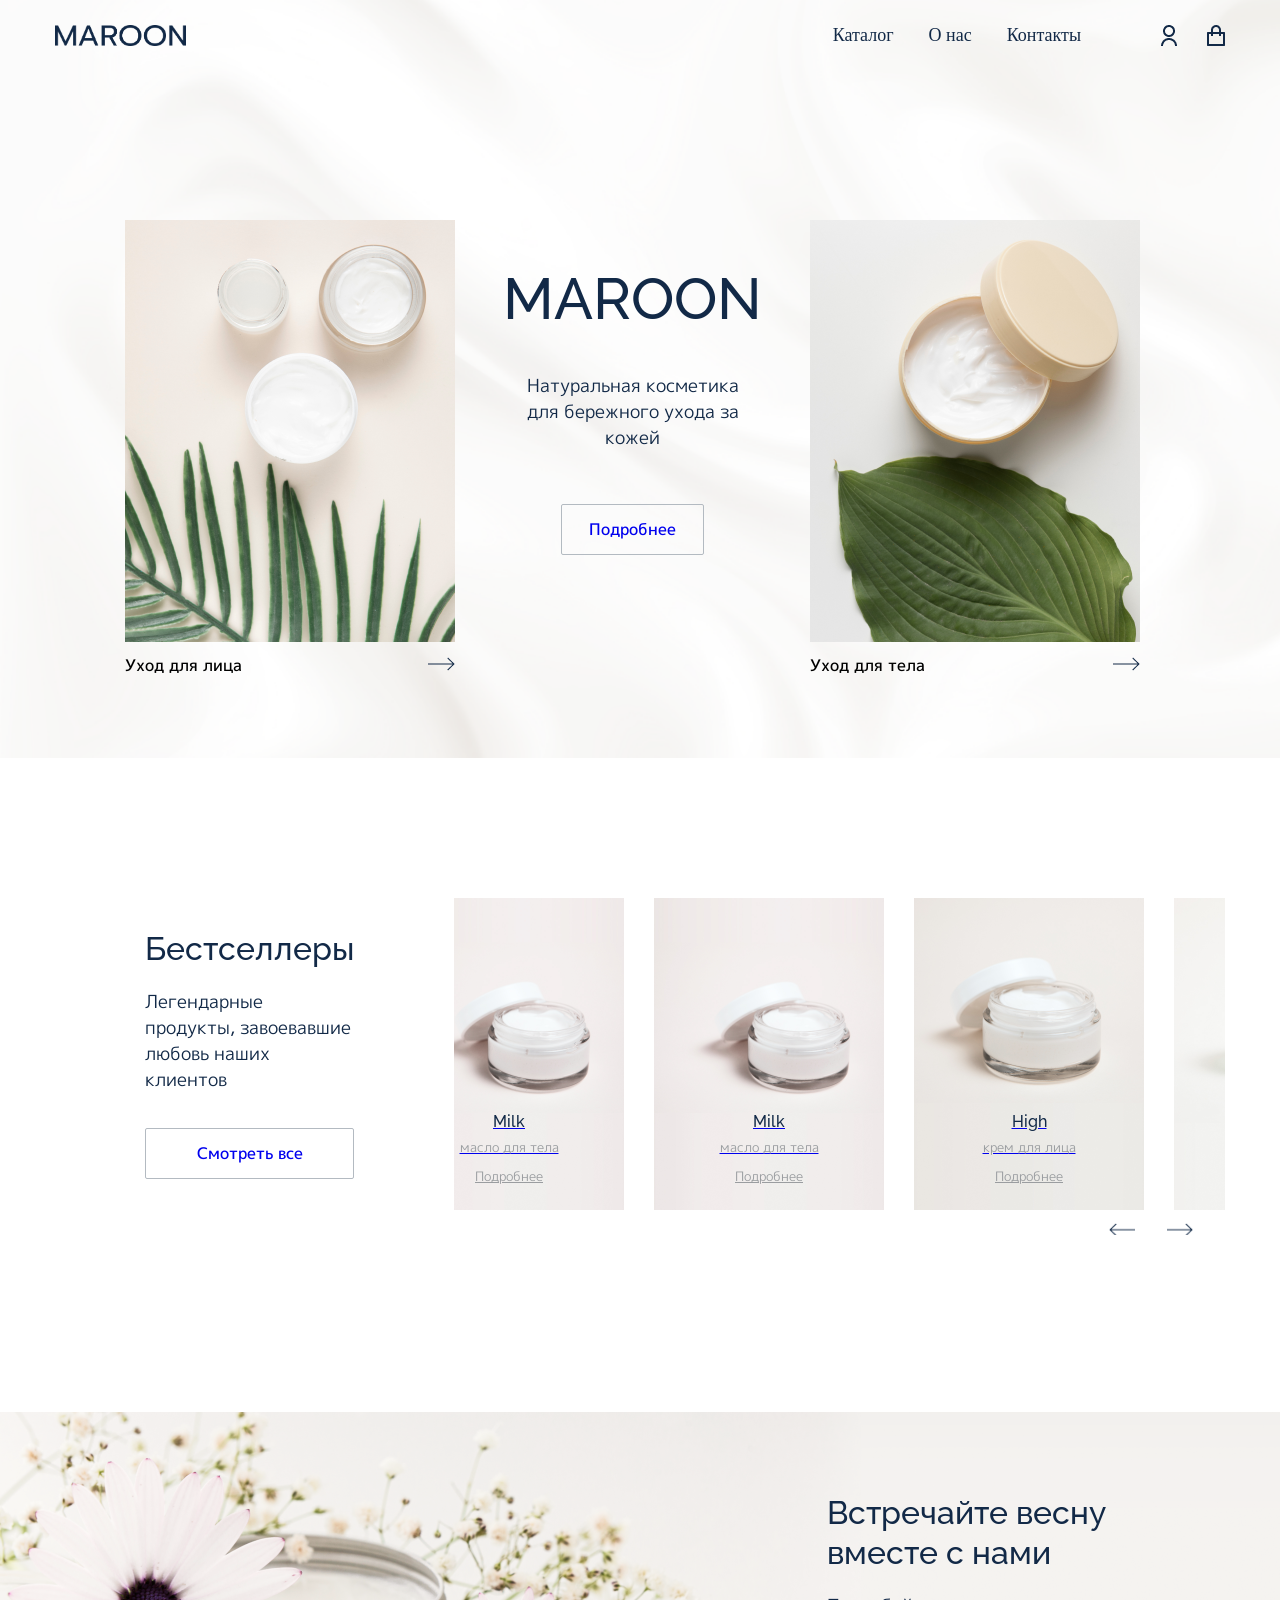
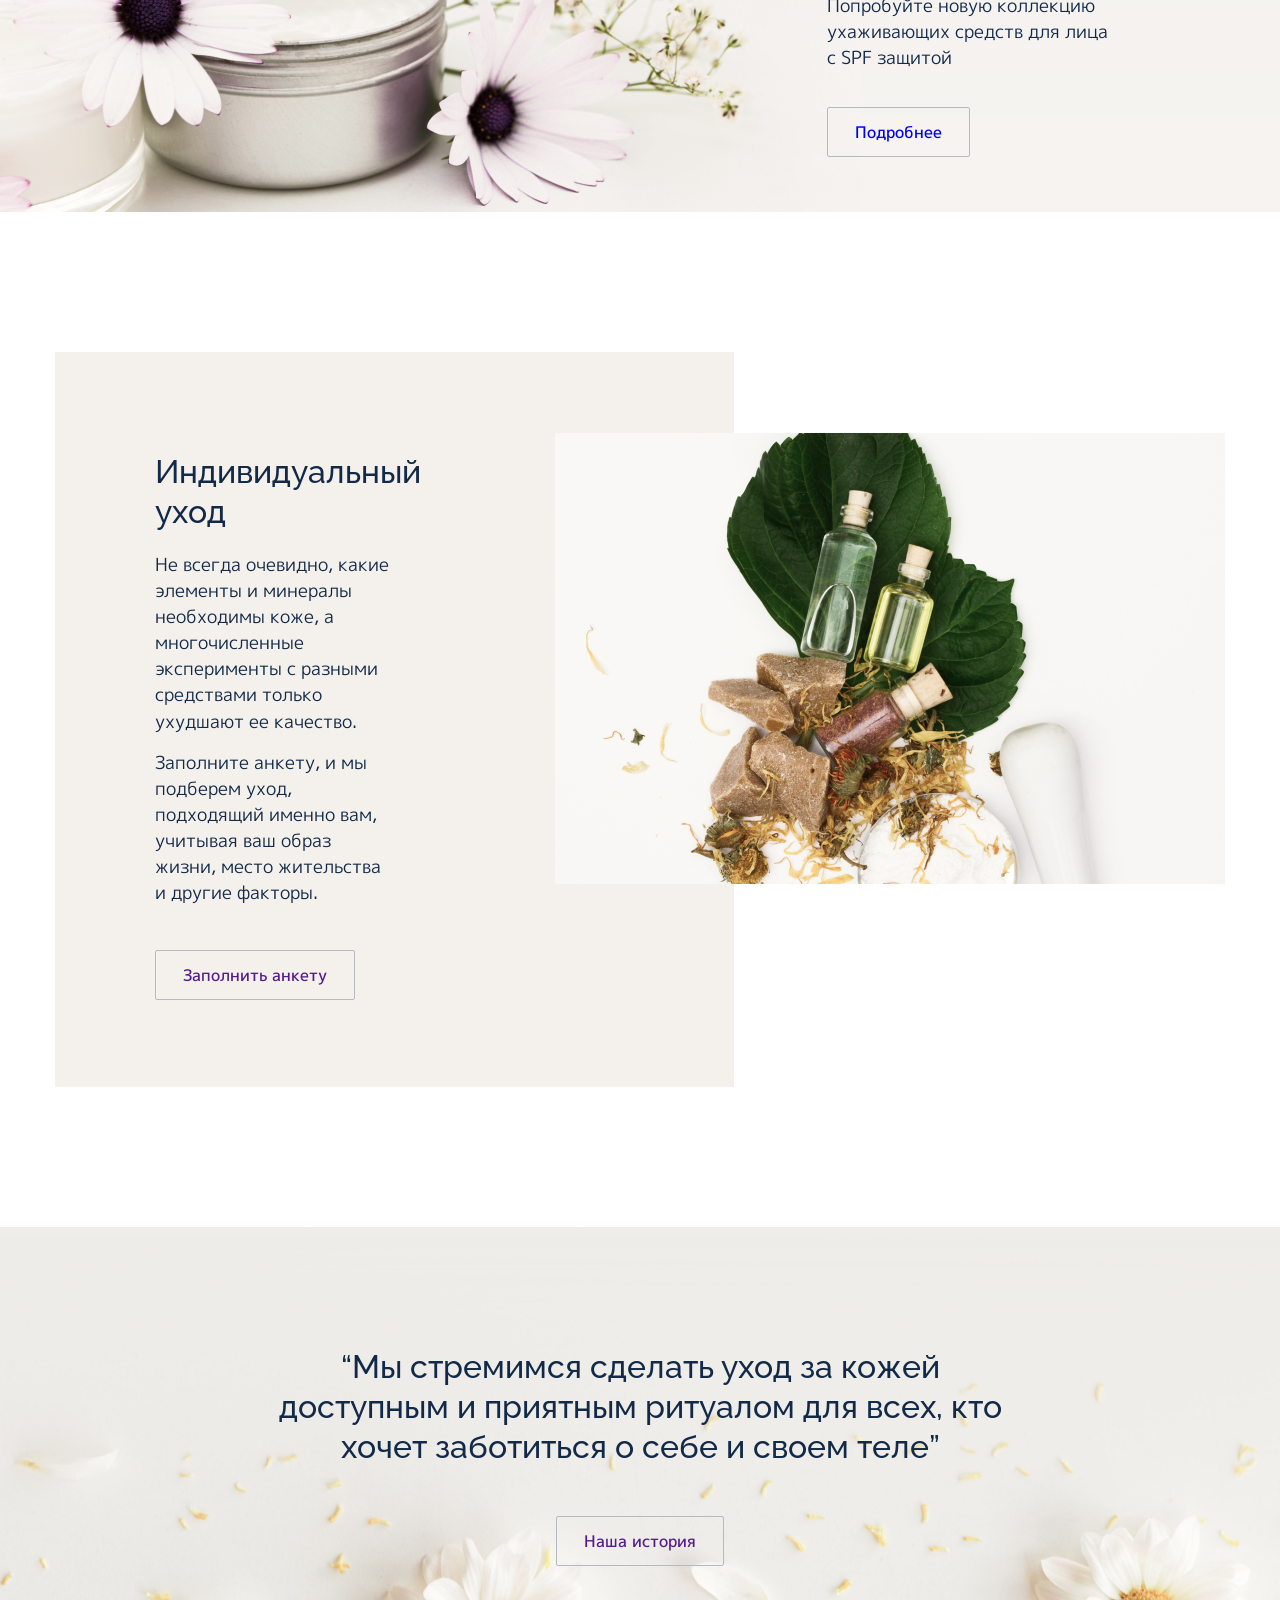
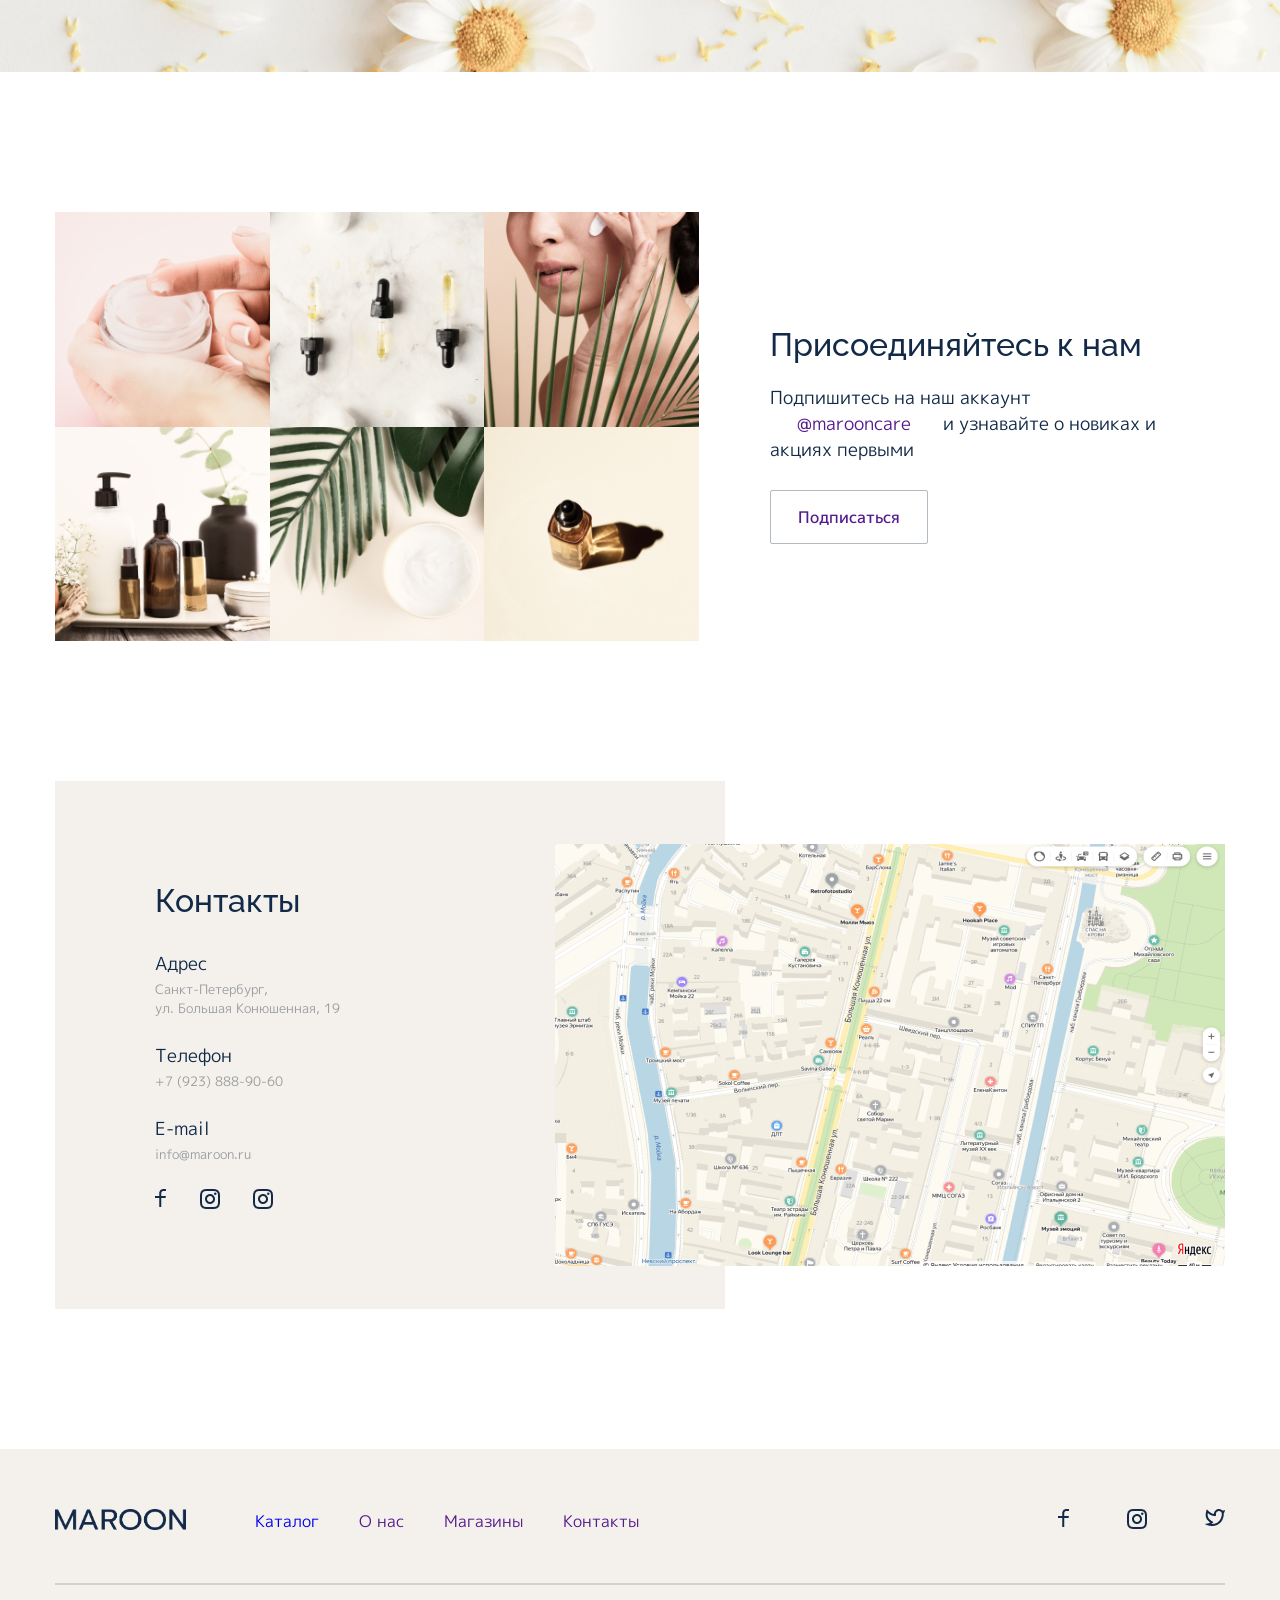
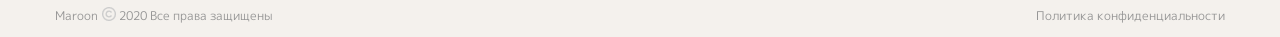
<file: index.html>
<!-- Сообщаем браузеру как стоит обрабатывать эту страницу -->
<!DOCTYPE html>
<!-- Оболочка документа, указываем язык содержимого -->
<html lang="ru">
	<!-- Заголовок страницы, контейнер для других важных данных (не отображается) -->
	<head>
		<meta charset="UTF-8">
		<!-- Заголовок страницы в браузере -->
		<title>Maroon</title>
		<!-- Подключаем CSS -->
		<link rel="stylesheet" type="text/css" href="css/stylesheet.css" />
		<link href="https://fonts.googleapis.com/css?family=M+PLUS+1:100,200,300,regular,500,600,700,800,900" rel="stylesheet" />
		<link href="https://fonts.googleapis.com/css?family=Raleway:100,200,300,regular,500,600,700,800,900,100italic,200italic,300italic,italic,500italic,600italic,700italic,800italic,900italic" rel="stylesheet" />
		<!-- Кодировка страницы -->
		<meta http-equiv="Content-type" content="text/html;charset=UTF-8" />
		<meta name="viewport" content="width=device-width">
	</head>
	<body>
		<div class="wrapper">
			<main class="page">
				<header class="header">
					<div class="header__container">
						<a class="header__logo" href="./index.html"><img src="img/logo.png" alt=""></a>
						<div class="headr__menu menu">
							<div class="menu__icon">
								<span></span>
							</div>
							<nav class="menu__body">
								<ul class="menu__list">
									<li><a data-goto="#" class="menu__link" href="./pagetwo.html">Каталог</a></li>
									<li><a data-goto="#" class="menu__link" href="./">О нас</a></li>
									<li><a data-goto="#" class="menu__link" href="./pagetree.html">Контакты</a></li>
									<ul class="menu__list-icon">
										<li><a data-goto="#" class="menu__link-icon" href=""><img src="img/header/icons/1.png" alt=""></a></li>
										<li><a data-goto="#" class="menu__link-icon" href=""><img src="img/header/icons/2.png" alt=""></a></li>
									</ul>
								</ul>
							</nav>
						</div>
					</div>
					<section class="contant__body">
						<div class="contant__container">
							<div class="content__body-column">
								<div class="content__body-block block-1">
									<div class="contant__body-img">
										<img src="img/Maroon/1.png" alt="">
									</div>
									<div class="content__body-block-foother">
										<p >Уход для лица</p>
										<a href="pagetwo.html"><img src="img/Maroon/Vector 1.png" alt=""></a>
									</div>
								</div>
								<div class="content__body-block block-2">
									<h2>MAROON</h2>
									<p>Натуральная косметика</br>для бережного ухода за кожей</p>
									<a href="pagetwo.html"><span>Подробнее</span></a>
								</div>
								<div class="content__body-block block-3">
									<div class="contant__body-img">
										<img src="img/Maroon/2.png" alt="">
									</div>
									<div class="content__body-block-foother">
										<p>Уход для тела</p>
										<a href="pagetwo.html"><img src="img/Maroon/Vector 1.png" alt=""></a>
									</div>
								</div>
							</div>
						</div>
					</section>
				</header>
				<div class="contant">
					<section class="slide">
						<div class="container">
							<div class="slide__contant">
								<div class="slide__title">
									<h2 class="title">Бестселлеры</h2>
									<p class="body">Легендарные продукты, завоевавшие любовь наших клиентов</p>
									<a class="link" href="./pagetwo.html"><span>Смотреть все</span></a>
								</div>
								<div class="slider">
									
									<a href="pagetree.html">
										<div class="slider__item slider__block">
											<div class="slider__row-text">
												<img src="img/Slider/крем_1.png" alt="">
												<div class="slider__text">
													<p class="heading02">High</p>
													<p class="body02">крем для лица </p>
													<a href="#" class="body02">Подробнее</a>
												</div>
											</div>
										</div>
									</a>

									<a href="pagetree.html">
										<div class="slider__item slider__block">
										<div class="slider__row-text">
											<img src="img/Slider/крем_2 1.png" alt="">
											<div class="slider__text">
												<p class="heading02">Rest</p>
												<p class="body02">минеральная пудра</p>
												<a href="#" class="body02">Подробнее</a>
											</div>
										</div>
									</div></a>

									<a href="pagetree.html">
										<div class="slider__item slider__block">
										<div class="slider__row-text">
											<img src="img/Slider/крем_3 1.png" alt="">
											<div class="slider__text">
												<p class="heading02">Rose</p>
												<p class="body02">крем для лица</p>
												<a href="#" class="body02">Подробнее</a>
											</div>
										</div>
									</div>
									</a>

									<a href="pagetree.html">
										<div class="slider__item slider__block">
										<div class="slider__row-text">
											<img src="img/Slider/крем_3 1.png" alt="">
											<div class="slider__text">
												<p class="heading02">Milk</p>
												<p class="body02">масло для тела</p>
												<a href="#" class="body02">Подробнее</a>
											</div>
										</div>
									</div>
									</a>

									<a href="pagetree.html">
										<div class="slider__item slider__block">
										<div class="slider__row-text">
											<img src="img/Slider/крем_3 1.png" alt="">
											<div class="slider__text">
												<p class="heading02">Milk</p>
												<p class="body02">масло для тела</p>
												<a href="#" class="body02">Подробнее</a>
											</div>
										</div>
									</div>
									</a>
									<a href="pagetree.html">
										<div class="slider__item slider__block">
										<div class="slider__row-text">
											<img src="img/Slider/крем_3 1.png" alt="">
											<div class="slider__text">
												<p class="heading02">Milk</p>
												<p class="body02">масло для тела</p>
												<a href="#" class="body02">Подробнее</a>
											</div>
										</div>
									</div>
									</a>

									
								</div>
							</div>
						</div>
						<div class="slider__arrows">
							
						</div>
					</section>
					<section class="spf">
						<div class="container">
							<div class="spf-title">
								<div class="spf__text">
									<h2 class="title">Встречайте весну </br> вместе с нами</h2>
									<p class="body">Попробуйте новую коллекцию </br> ухаживающих средств для лица </br> с SPF защитой</p>
									<a class="link" href="pagetwo.html"><span>Подробнее</span></a>
								</div>
							</div>
						</div>
					</section>
					<section class="anket">
						<div class="container">
							<div class="anket__block">
								<div class="anket__title">
									<div class="anket__text">
										<h2 class="title">Индивидуальный уход</h2>
										<p class="body">Не всегда очевидно, какие элементы и минералы необходимы коже, а многочисленные эксперименты с разными средствами только ухудшают ее качество. </p>
										<p class="body">Заполните анкету, и мы подберем уход, подходящий именно вам, учитывая ваш образ жизни, место жительства и другие факторы. </p>
										<a class="link" href="">Заполнить анкету</a>
									</div>
									
								</div>
								<div class="anket__img">
									<img src="img/Rectangle 38.png" alt="">
								</div>
							</div>
							
						</div>
					</section>
					<section class="history">
						<div class="container">
							<div class="history__title">
								<h2 class="title">“Мы стремимся сделать уход за кожей доступным и приятным ритуалом для всех, кто хочет заботиться о себе и своем теле”  </h2>
								<a class="link" href="">Наша история</a>
							</div>
						</div>
					</section>
					<section class="join">
						<div class="container">
							<div class="join__block">
								<div class="join__img">
									<img src="img/join/1.png" alt="">
									<img src="img/join/2.png" alt="">
									<img src="img/join/3.png" alt="">
									<img src="img/join/4.png" alt="">
									<img src="img/join/5.png" alt="">
									<img src="img/join/6.png" alt="">
								</div>
								<div class="join__title">
									<div class="join__text">
										<h2 class="title">Присоединяйтесь к нам</h2>
										<p class="body">Подпишитесь на наш аккаунт <a href="">@marooncare</a> и узнавайте о новиках и акциях первыми</p>
										<a class="link" href=""><span>Подписаться</span></a>
									</div>
								</div>
							</div>
						</div>
					</section>
					<section class="map">
						<div class="container">
							<div class="map__block">
								<div class="map__text">
									<h2 class="title">Контакты</h2>
									<div class="text__block">
										<h3 class="body">Адрес</h3>
										<p class="body02">Санкт-Петербург,</br> ул. Большая Конюшенная, 19</p>
									</div>
									<div class="text__block">
										<h3 class="body">Телефон</h3>
										<p class="body02">+7 (923) 888-90-60</p>
									</div>
									<div class="text__block">
										<h3 class="body">E-mail</h3>
										<p class="body02">info@maroon.ru</p>
									</div>
									<div class="icons__block">
										<a href=""><img src="img/map/icons/F.png" alt=""></a>
										<a href=""><img src="img/map/icons/Inst.png" alt=""></a>
										<a href=""><img src="img/map/icons/Inst.png" alt=""></a>
									</div>
								</div>
								<div class="map__img">
									<img src="img/map/map.png" alt="">
								</div>
							</div>
						</div>
					</section>
					<footer class="footer">
						<div class="container">
							<div class="footer__column">
								<div class="footer__block">
									<div class="footer__logo">
										<a href=""><img src="img/logo.png" alt=""></a>
									</div>
									<div class="footer__nav">
										<a href="./pagetwo.html"><p>Каталог</p></a>
										<a href=""><p>О нас</p></a>
										<a href=""><p>Магазины</p></a>
										<a href=""><p>Контакты</p></a>
									</div>
								</div>
								<div class="footer__icons">
									<div class="footer-icons__block">
										<a href=""><img src="img/map/icons/F.png" alt=""></a>
										<a href=""><img src="img/map/icons/Inst.png" alt=""></a>
										<a href=""><img src="img/map/icons/Twt.png" alt=""></a>
									</div>
								</div>
							</div>
							<div class="border">
							
							</div>
							<div class="footer__footer">
								<div class="footer__maroon">
									<a href="">Maroon</a>
									<img src="img/footer/C.png" alt="">
									<a href="">2020 Все права защищены</a>
								</div>
								<div class="footer__politt">
									<a href="">Политика конфиденциальности</a>
								</div>
							</div>
						</div>
						
					</footer>
				</div>
			</main>
		</div>
		
	</body>
	<script type="text/javascript" src="js/script.js"></script>
		<script type="text/javascript" src="https://code.jquery.com/jquery-3.7.0.min.js"></script>
		<script type="text/javascript" src="js/slick.min.js"></script>
		<script type="text/javascript" src="js/slider.js"></script>
</html>
</file>
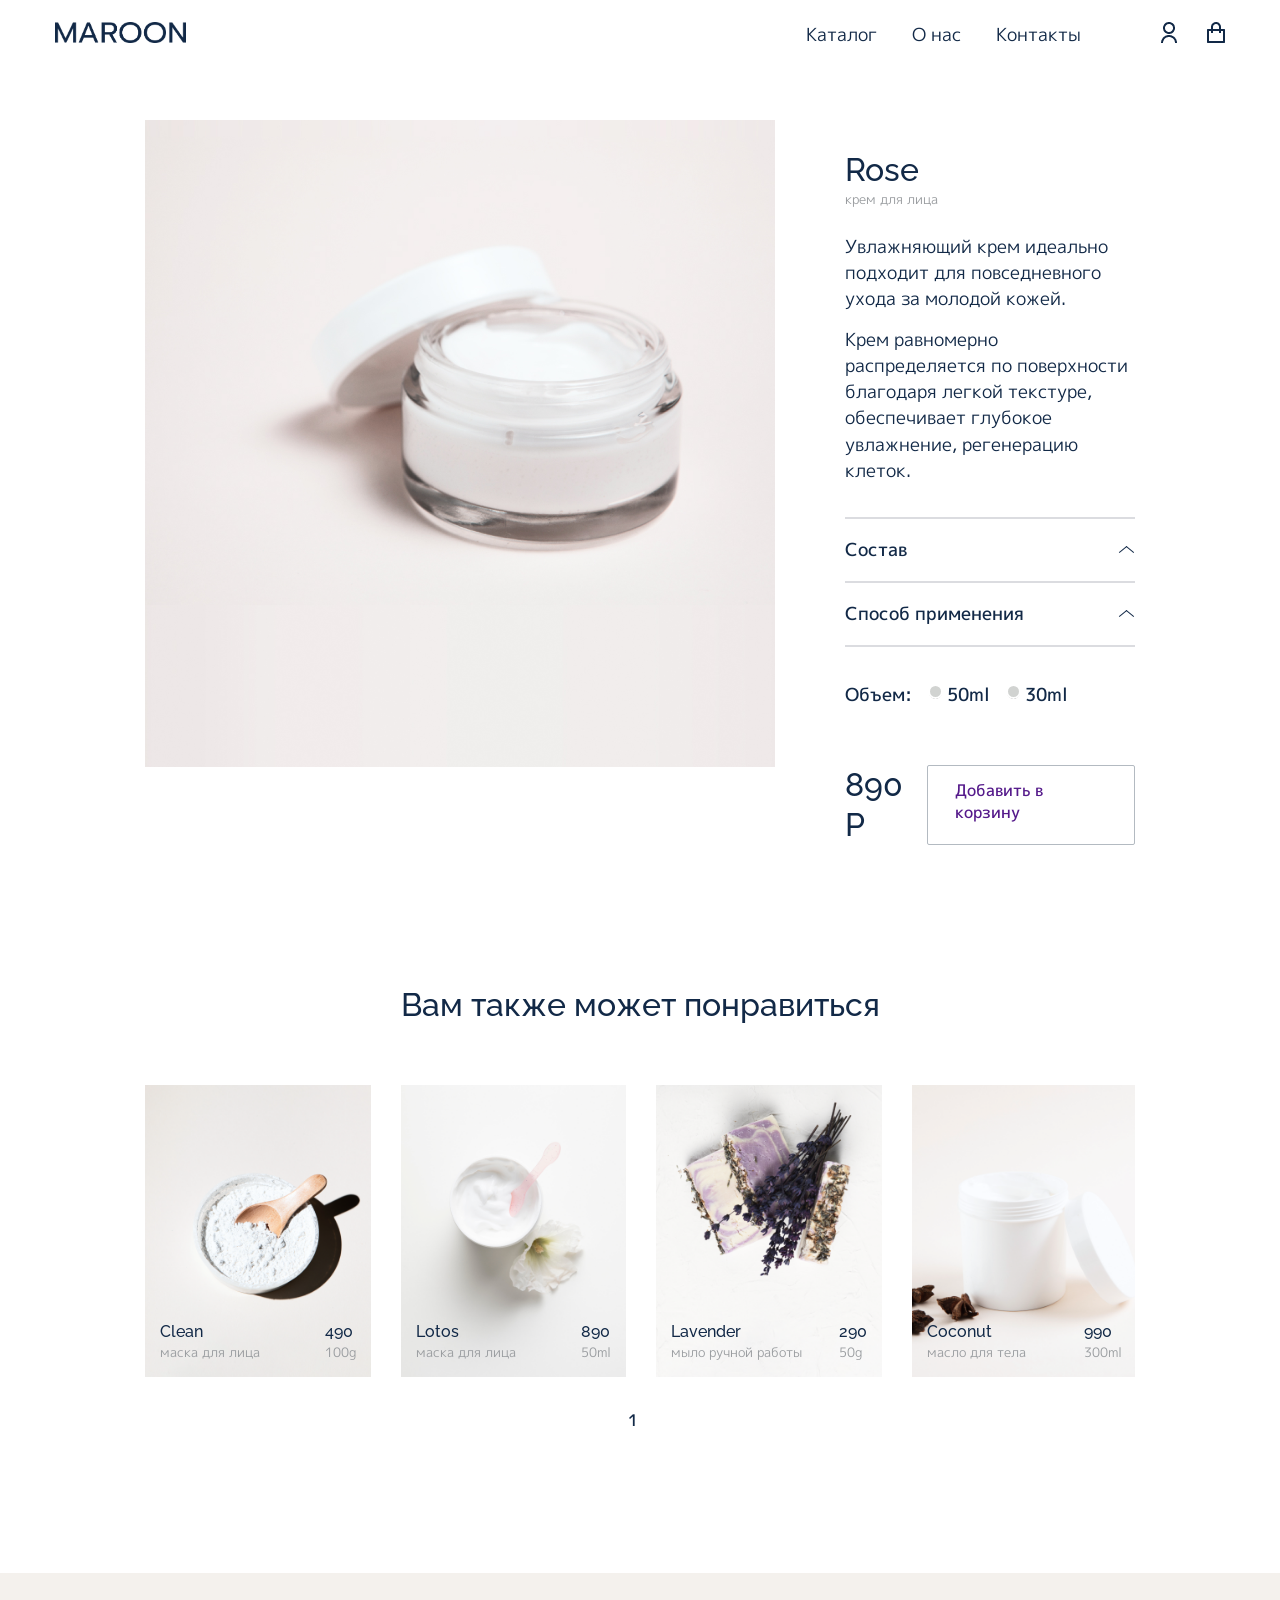
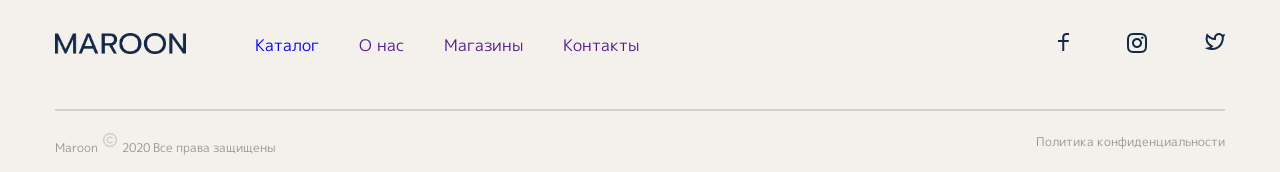
<file: pagetree.html>
<!-- Сообщаем браузеру как стоит обрабатывать эту страницу -->
<!DOCTYPE html>
<!-- Оболочка документа, указываем язык содержимого -->
<html lang="ru">
<!-- Заголовок страницы, контейнер для других важных данных (не отображается) -->

   <head>
      <!-- Заголовок страницы в браузере -->
      <title></title>
      <!-- Подключаем CSS -->
      <link rel="stylesheet" href="css/stylesheet.css" />
      <link href="https://fonts.googleapis.com/css?family=M+PLUS+1:100,200,300,regular,500,600,700,800,900"
         rel="stylesheet" />
      <link
         href="https://fonts.googleapis.com/css?family=Raleway:100,200,300,regular,500,600,700,800,900,100italic,200italic,300italic,italic,500italic,600italic,700italic,800italic,900italic"
         rel="stylesheet" />
      <!-- Кодировка страницы -->
      <meta http-equiv="Content-type" content="text/html;charset=UTF-8" />
      <meta name="viewport" content="width=device-width">
   </head>
   <body class="body">
      <main class="page__three wrapper">
         <header class="header__tree">
            <div class="header__container">
               <a class="header__logo" href="./index.html"><img src="img/logo.png" alt=""></a>
               <div class="headr__menu menu">
                  <div class="menu__icon">
                     <span></span>
                  </div>
                  <nav class="menu__body">
                     <ul class="menu__list">
                        <li><a data-goto="#" class="menu__link" href="./pagetwo.html">Каталог</a></li>
                        <li><a data-goto="#" class="menu__link" href="">О нас</a></li>
                        <li><a data-goto="#" class="menu__link" href="">Контакты</a></li>
                        <ul class="menu__list-icon">
                           <li><a data-goto="#" class="menu__link-icon" href=""><img src="img/header/icons/1.png" alt=""></a>
                           </li>
                           <li><a data-goto="#" class="menu__link-icon" href=""><img src="img/header/icons/2.png" alt=""></a>
                           </li>
                        </ul>
                     </ul>
                  </nav>
               </div>
            </div>
         </header>
         <div class="contant__container">
            <section class="poduct">
               <div class="container">
                  <div class="poduct__block">
                     <div class="block__img">
                        <img src="img/Product/Product.png" alt="">
                     </div>
                     <div class="block__description">
                        <div class="description__text">
                           <h2 class="title">Rose</h2>
                           <p class="body02">крем для лица</p>
                           <p class="body text__bottom">Увлажняющий крем идеально подходит для повседневного ухода за молодой кожей.</p>
                           <p class="body text__bottom">Крем равномерно распределяется по поверхности благодаря легкой текстуре, обеспечивает глубокое увлажнение, регенерацию клеток.</p>
                           <div class="border"></div>
                           
                           <div class="spoiler">
                              
                              <h3 class="heading03 block__title">Состав</h3>
                                 
                              
                              <p class="body03 block__text ">Aqua, Cyclomethicone, Dicaprylyl Carbonate, Butylene Glycol, Glycerin, Tapioca Starch, Nelumbium Speciosum Flower Extract, Calendula Officinalis Flower Extract, Propylene Glycol, Tocopherol, Glycine Soja Oil, Dimethiconol, Citronellol, Limonene.</p>
                           </div>
                           <div class="border"></div>
                           <div class="spoiler">
                              
                                 <h3 class="heading03 block__title">Способ применения</h3>
                                 
                              
                              <p class="body03 block__text">Нанесите крем на очищенную кожу лица легкими массажными круговыми движениями, избегая области вокруг глаз. Подходит для дневного и ночного ухода. </p>
                           </div>
                           <div class="border"></div>
                           <div class="input__block">
                              <p class="heading03">Объем:</p>
                              <label class="heading03" for="#">
                                 <input type="radio" name="browser" value="ie"> 50ml
                              </label>
                              <label class="heading03" for="#">
                                 <input type="radio" name="browser" value="ie"> 30ml
                              </label>
                           </div>
                           <div class="block__sale">
                              <h2 class="title">890 Р</h2>
                              <a class="link" href=""><span>Добавить в корзину</span></a>
                           </div>
                        </div>
                     
                  </div>
               </div>
            </section>
            <section class="like">
               <div class="container">
                  <div class="like__block">
                     <h2 class="title center">Вам также может понравиться</h2>
                  </div>
                        <div class="slide__contant">
                           <div class="slider__history">
                              <a href="./pagetree.html">
                                 <div class="slider__item-katalog">
                                 <img src="img/Slider page 2/8.png" alt="">
                                 <div class="text__column">
                                    <div class="block__column">
                                       <h3 class="heading02">Clean</h3>
                                       <p class="body02">маска для лица</p>
                                    </div>
                                    <div class="block__column">
                                       <h3 class="heading02">490   </h3>
                                       <p class="body02">100g</p>
                                    </div>
                                 </div>
                              </div>
                              </a>
                              <a href="./pagetree.html">
                                 <div class="slider__item-katalog">
                                 <img src="img/Slider page 2/11.png" alt="">
                                 <div class="text__column">
                                    <div class="block__column">
                                       <h3 class="heading02">Lotos</h3>
                                       <p class="body02">маска для лица</p>
                                    </div>
                                    <div class="block__column">
                                       <h3 class="heading02">890   </h3>
                                       <p class="body02">50ml</p>
                                    </div>
                                 </div>
                              </div>
                              </a>
                              <a href="./pagetree.html">
                                 <div class="slider__item-katalog">
                                 <img src="img/Slider page 2/10.png" alt="">
                                 <div class="text__column">
                                    <div class="block__column">
                                       <h3 class="heading02">Lavender</h3>
                                       <p class="body02">мыло ручной работы</p>
                                    </div>
                                    <div class="block__column">
                                       <h3 class="heading02">290   </h3>
                                       <p class="body02">50g</p>
                                    </div>
                                 </div>
                              </div>
                              </a>
                              <a href="./pagetree.html">
                                 <div class="slider__item-katalog">
                                 <img src="img/Slider page 2/9.png" alt="">
                                 <div class="text__column">
                                    <div class="block__column">
                                       <h3 class="heading02">Coconut</h3>
                                       <p class="body02">масло для тела</p>
                                    </div>
                                    <div class="block__column">
                                       <h3 class="heading02">990   </h3>
                                       <p class="body02">300ml</p>
                                    </div>
                                 </div>
                              </div>
                              </a>
                              

                              
                           </div>
                           <div class="slider__arrows">
                           </div>
                        </div>
                     
               </div>
            </section>
         </div>
         <footer class="footer">
				<div class="container">
					<div class="footer__column">
						<div class="footer__block">
							<div class="footer__logo">
								<a href=""><img src="img/logo.png" alt=""></a>
							</div>
							<div class="footer__nav">
								<a href="./pagetwo.html"><p>Каталог</p></a>
								<a href=""><p>О нас</p></a>
								<a href=""><p>Магазины</p></a>
								<a href=""><p>Контакты</p></a>
							</div>
						</div>
						<div class="footer__icons">
							<div class="footer-icons__block">
								<a href=""><img src="img/map/icons/F.png" alt=""></a>
								<a href=""><img src="img/map/icons/Inst.png" alt=""></a>
								<a href=""><img src="img/map/icons/Twt.png" alt=""></a>
							</div>
						</div>
					</div>
					<div class="border">
					
					</div>
					<div class="footer__footer">
						<div class="footer__maroon">
							<a href="">Maroon</a>
							<img src="img/footer/C.png" alt="">
							<a href="">2020 Все права защищены</a>
						</div>
						<div class="footer__politt">
							<a href="">Политика конфиденциальности</a>
						</div>
					</div>
				</div>
						
			</footer>
      </main>
      <script src="https://code.jquery.com/jquery-3.7.0.min.js"></script>
      <script src="js/scriptJQ.js"></script>
      <script src="js/script.js"></script>
      <script src="js/slick.min.js"></script>
      <script src="js/slidertwo.js"></script>
      
   </body>
</file>
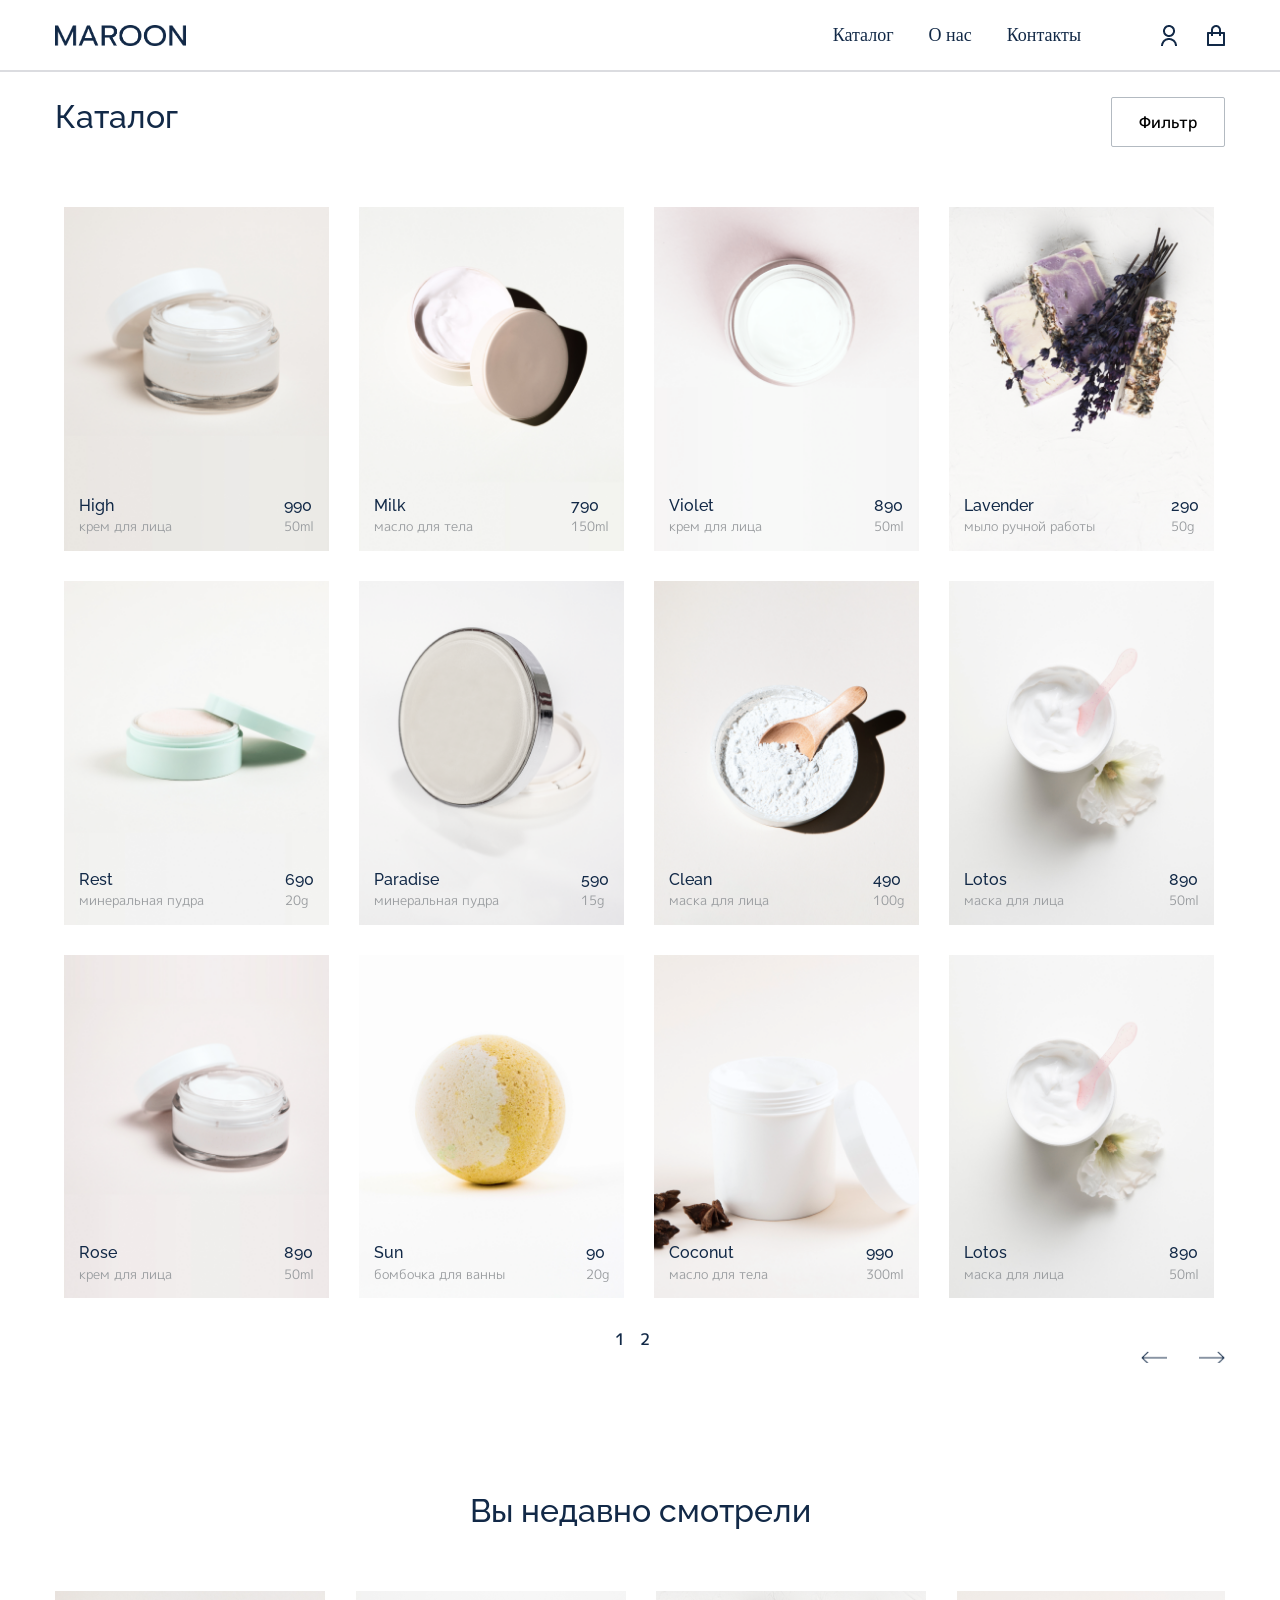
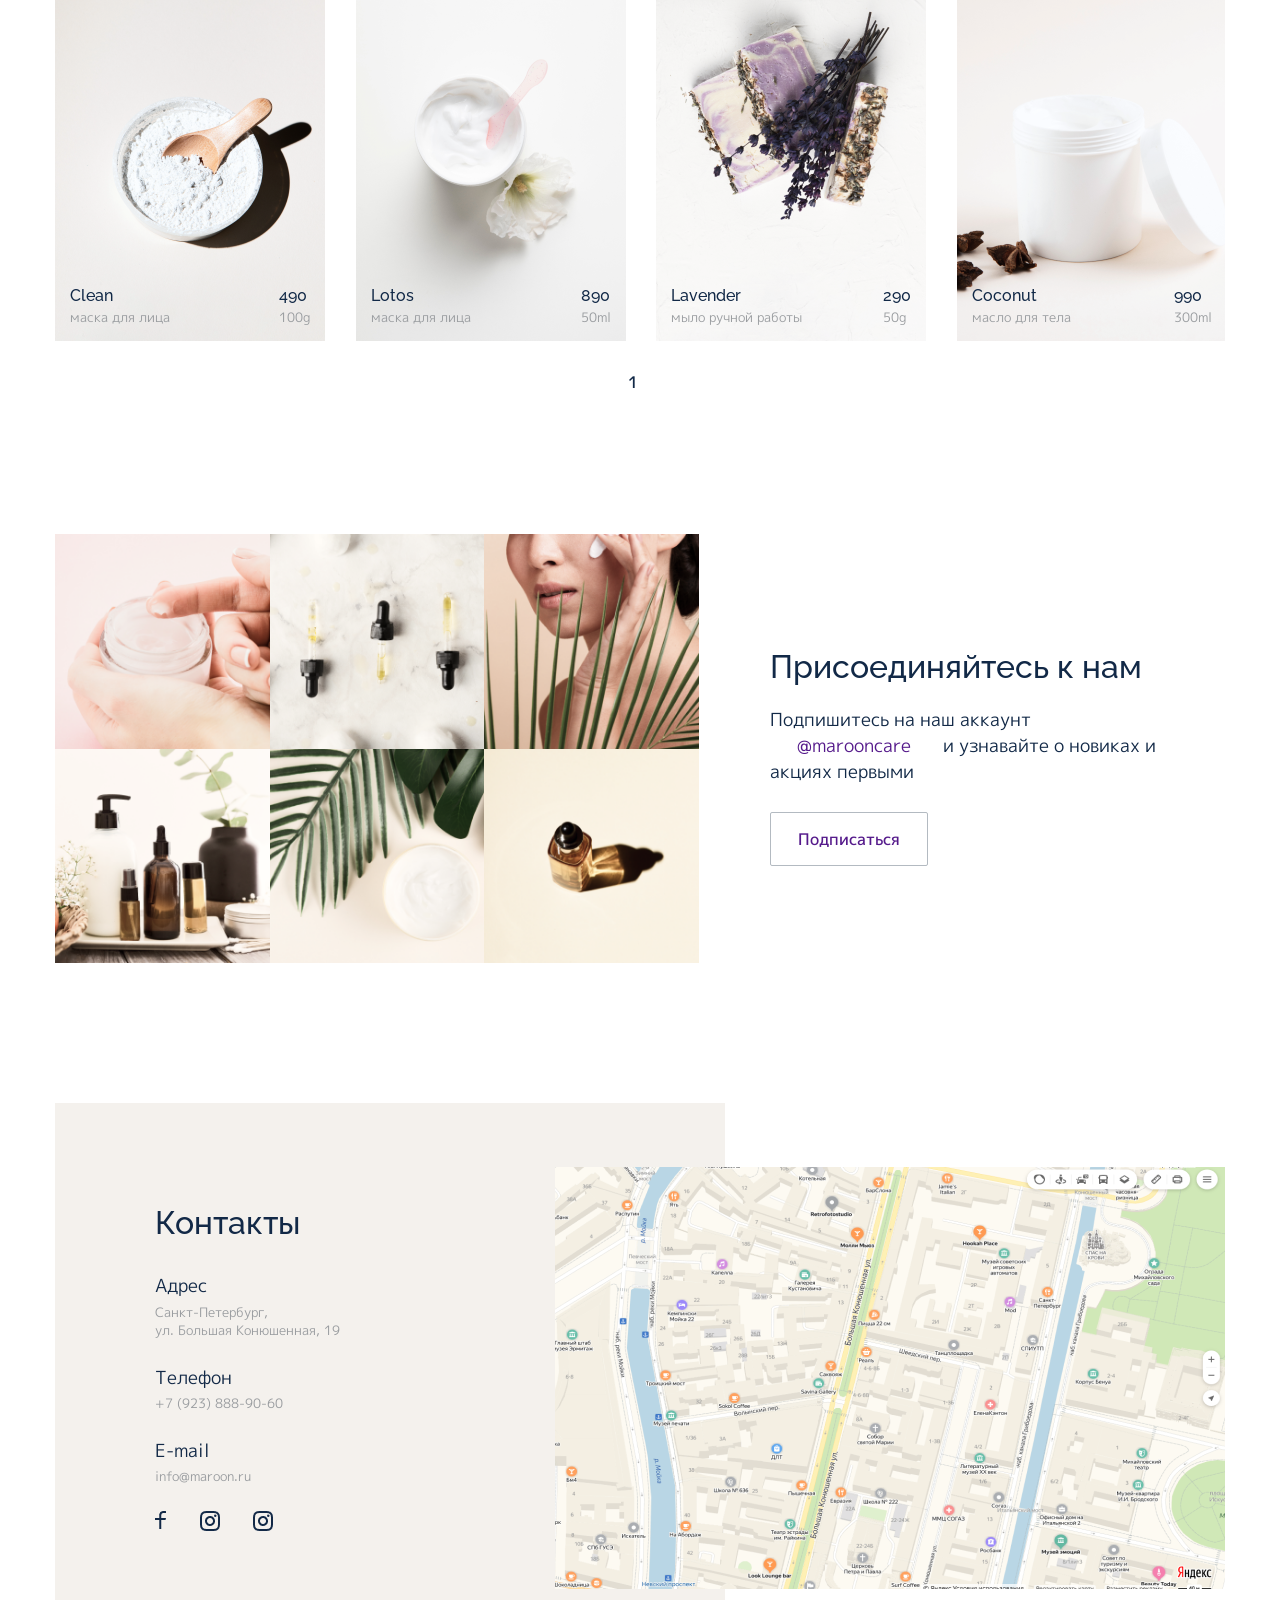
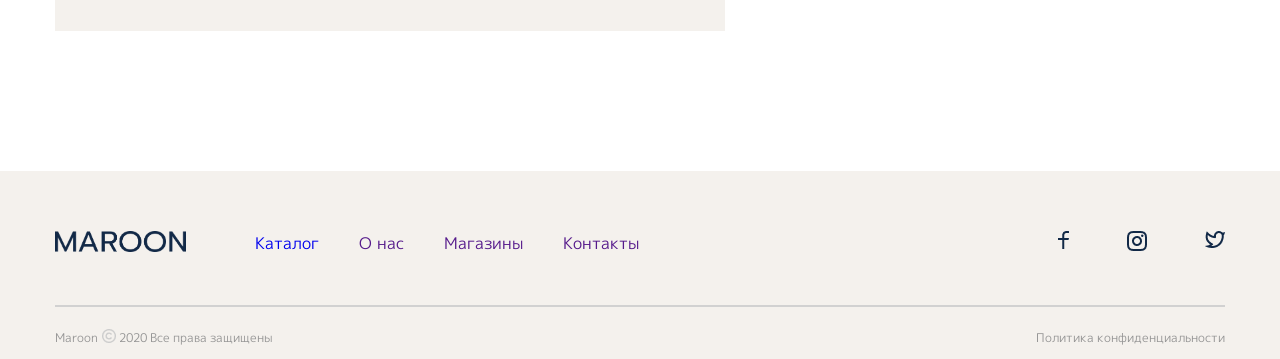
<file: pagetwo.html>
<!-- Сообщаем браузеру как стоит обрабатывать эту страницу -->
<!DOCTYPE html>
<!-- Оболочка документа, указываем язык содержимого -->
<html lang="ru">
<!-- Заголовок страницы, контейнер для других важных данных (не отображается) -->

   <head>
      <meta charset="UTF-8">
      <!-- Заголовок страницы в браузере -->
      <title>Maroon</title>
      <!-- Подключаем CSS -->
      <link rel="stylesheet" type="text/css" href="css/stylesheet.css" />
      <link href="https://fonts.googleapis.com/css?family=M+PLUS+1:100,200,300,regular,500,600,700,800,900"
         rel="stylesheet" />
      <link
         href="https://fonts.googleapis.com/css?family=Raleway:100,200,300,regular,500,600,700,800,900,100italic,200italic,300italic,italic,500italic,600italic,700italic,800italic,900italic"
         rel="stylesheet" />
      <!-- Кодировка страницы -->
      <meta http-equiv="Content-type" content="text/html;charset=UTF-8" />
      <meta name="viewport" content="width=device-width">
   </head>
   <body>
      <menu class="page__two">
         <header class="header__two">
            <div class="header__container">
               <a class="header__logo" href="./index.html"><img src="img/logo.png" alt=""></a>
               <div class="headr__menu menu">
                  <div class="menu__icon">
                     <span></span>
                  </div>
                  <nav class="menu__body">
                     <ul class="menu__list">
                        <li><a data-goto="#" class="menu__link" href="./pagetwo.html">Каталог</a></li>
                        <li><a data-goto="#" class="menu__link" href="">О нас</a></li>
                        <li><a data-goto="#" class="menu__link" href="">Контакты</a></li>
                        <ul class="menu__list-icon">
                           <li><a data-goto="#" class="menu__link-icon" href=""><img src="img/header/icons/1.png" alt=""></a>
                           </li>
                           <li><a data-goto="#" class="menu__link-icon" href=""><img src="img/header/icons/2.png" alt=""></a>
                           </li>
                        </ul>
                     </ul>
                  </nav>
               </div>
            </div>
         </header>
         <section class="katalog">
            <div class="border">
            </div>
            <div class="container">
               <div class="katalog__column">
                  <h2 class="title">Каталог</h2>
                  <p  class="link link__button" href="">Фильтр</p>
                  
               </div>
               <div class="filter__block">
                  <div class="filter">
                  <form class="block__face">
                     <h3 class="heading03">Уход для лица</h3>
                     <label class="input" for="#">
                        <input type="checkbox" name="browser" value="ie"> Крема
                     </label>
                     <label class="input" for="#">
                        <input type="checkbox" name="browser" value="ie"> Сыворотки
                     </label>
                     <label class="input" for="#">
                        <input type="checkbox" name="browser" value="ie"> Маски
                     </label>
                     <label class="input" for="#">
                        <input type="checkbox" name="browser" value="ie"> Пенки
                     </label>
                     <label class="input" for="#">
                        <input type="checkbox" name="browser" value="ie"> Тоники
                     </label>
                     <label class="input" for="#">
                        <input type="checkbox" name="browser" value="ie"> Пудры
                     </label>
                  </form> 
                  <div class="block__body">
                     <form class="block__face">
                        <h3 class="heading03">Уход для тела</h3>
                        <label class="input" for="#">
                           <input type="checkbox" name="browser" value="ie"> Крема
                        </label>
                        <label class="input" for="#">
                           <input type="checkbox" name="browser" value="ie"> Масла
                        </label>
                        <label class="input" for="#">
                           <input type="checkbox" name="browser" value="ie"> Скрабы
                        </label>
                        <label class="input" for="#">
                           <input type="checkbox" name="browser" value="ie"> Мыло
                        </label>
                        <label class="input" for="#">
                           <input type="checkbox" name="browser" value="ie"> Бомбочки для ванны
                        </label>
                        <label class="input" for="#">
                           <input type="checkbox" name="browser" value="ie"> Соль для ванны
                        </label>
                  </form> 
                  </div>
                  <div class="block__skin">
                     <form class="block__face">
                        <h3 class="heading03">Тип кожи</h3>
                        <label class="input" for="#">
                           <input type="checkbox" name="browser" value="ie"> Нормальная
                        </label>
                        <label class="input" for="#">
                           <input type="checkbox" name="browser" value="ie"> Сухая
                        </label>
                        <label class="input" for="#">
                           <input type="checkbox" name="browser" value="ie"> Жирная
                        </label>
                        <label class="input" for="#">
                           <input type="checkbox" name="browser" value="ie"> Комбинированная 
                        </label>
                        <div class="link__filter">
                           <a class="link" href="#"><span>Применить</span></a>
                           <a class="link"   href="#"><span>Сбросить</span></a>
                        </div>
                     </form>
                  </div>
               </div>
               </div>
               <div class="slider__katalog">

                  <a href="./pagetree.html">
                     <div class="slider__item-katalog">
                     <img src="img/Slider page 2/1.png" alt="">
                     <div class="text__column">
                        <div class="block__column">
                           <h3 class="heading02">High</h3>
                           <p class="body02">крем для лица</p>
                        </div>
                        <div class="block__column">
                           <h3 class="heading02">990 </h3>
                           <p class="body02">50ml</p>
                        </div>
                     </div>
                  </div>
                  </a>

                  <a href="./pagetree.html">
                     <div class="slider__item-katalog">
                     <img src="img/Slider page 2/2.png" alt="">
                     <div class="text__column">
                        <div class="block__column">
                           <h3 class="heading02">Rest</h3>
                           <p class="body02">минеральная пудра</p>
                        </div>
                        <div class="block__column">
                           <h3 class="heading02"> 690 </h3>
                           <p class="body02">20g</p>
                        </div>
                     </div>
                  </div>
                  </a>

                  <a href="./pagetree.html">
                     <div class="slider__item-katalog">
                     <img src="img/Slider page 2/3.png" alt="">
                     <div class="text__column">
                        <div class="block__column">
                           <h3 class="heading02">Rose</h3>
                           <p class="body02">крем для лица</p>
                        </div>
                        <div class="block__column">
                           <h3 class="heading02"> 890 </h3>
                           <p class="body02">50ml</p>
                        </div>
                     </div>
                  </div>
                  </a>

                  <a href="./pagetree.html">
                     <div class="slider__item-katalog">
                     <img src="img/Slider page 2/4.png" alt="">
                     <div class="text__column">
                        <div class="block__column">
                           <h3 class="heading02">Milk</h3>
                           <p class="body02">масло для тела</p>
                        </div>
                        <div class="block__column">
                           <h3 class="heading02">790  </h3>
                           <p class="body02">150ml</p>
                        </div>
                     </div>
                  </div>
                  </a>

                  <a href="./pagetree.html">
                     <div class="slider__item-katalog">
                     <img src="img/Slider page 2/5.png" alt="">
                     <div class="text__column">
                        <div class="block__column">
                           <h3 class="heading02">Paradise</h3>
                           <p class="body02">минеральная пудра</p>
                        </div>
                        <div class="block__column">
                           <h3 class="heading02">590  </h3>
                           <p class="body02">15g</p>
                        </div>
                     </div>
                  </div></a>

                  <a href="./pagetree.html">
                     <div class="slider__item-katalog">
                     <img src="img/Slider page 2/6.png" alt="">
                     <div class="text__column">
                        <div class="block__column">
                           <h3 class="heading02">Sun</h3>
                           <p class="body02">бомбочка для ванны</p>
                        </div>
                        <div class="block__column">
                           <h3 class="heading02">90  </h3>
                           <p class="body02">20g</p>
                        </div>
                     </div>
                  </div>
                  </a>

                  <a href="./pagetree.html">
                     <div class="slider__item-katalog">
                     <img src="img/Slider page 2/7.png" alt="">
                     <div class="text__column">
                        <div class="block__column">
                           <h3 class="heading02">Violet</h3>
                           <p class="body02">крем для лица</p>
                        </div>
                        <div class="block__column">
                           <h3 class="heading02"> 890 </h3>
                           <p class="body02">50ml</p>
                        </div>
                     </div>
                  </div>
                  </a>

                  <a href="./pagetree.html">
                     <div class="slider__item-katalog">
                     <img src="img/Slider page 2/8.png" alt="">
                     <div class="text__column">
                        <div class="block__column">
                           <h3 class="heading02">Clean</h3>
                           <p class="body02">маска для лица</p>
                        </div>
                        <div class="block__column">
                           <h3 class="heading02">490  </h3>
                           <p class="body02">100g</p>
                        </div>
                     </div>
                  </div>
                  </a>

                  <a href="./pagetree.html">
                     <div class="slider__item-katalog">
                     <img src="img/Slider page 2/9.png" alt="">
                     <div class="text__column">
                        <div class="block__column">
                           <h3 class="heading02">Coconut</h3>
                           <p class="body02">масло для тела </p>
                        </div>
                        <div class="block__column">
                           <h3 class="heading02">990  </h3>
                           <p class="body02">300ml</p>
                        </div>
                     </div>
                  </div>
                  </a>

                  <a href="./pagetree.html">
                     <div class="slider__item-katalog">
                     <img src="img/Slider page 2/10.png" alt="">
                     <div class="text__column">
                        <div class="block__column">
                           <h3 class="heading02">Lavender</h3>
                           <p class="body02">мыло ручной работы</p>
                        </div>
                        <div class="block__column">
                           <h3 class="heading02">290  </h3>
                           <p class="body02">50g   </p>
                        </div>
                     </div>
                  </div>
                  </a>

                  <a href="./pagetree.html">
                     <div class="slider__item-katalog">
                     <img src="img/Slider page 2/11.png" alt="">
                     <div class="text__column">
                        <div class="block__column">
                           <h3 class="heading02">Lotos</h3>
                           <p class="body02">маска для лица</p>
                        </div>
                        <div class="block__column">
                           <h3 class="heading02">890  </h3>
                           <p class="body02">50ml</p>
                        </div>
                     </div>
                  </div>
                  </a>

                  <a href="./pagetree.html">
                     <div class="slider__item-katalog">
                     <img src="img/Slider page 2/11.png" alt="">
                     <div class="text__column">
                        <div class="block__column">
                           <h3 class="heading02">Lotos</h3>
                           <p class="body02">маска для лица</p>
                        </div>
                        <div class="block__column">
                           <h3 class="heading02">890  </h3>
                           <p class="body02">50ml</p>
                        </div>
                     </div>
                  </div>
               </a>

                  <a href="./pagetree.html">
                     <div class="slider__item-katalog">
                     <img src="img/Slider page 2/12.png" alt="">
                     <div class="text__column">
                        <div class="block__column">
                           <h3 class="heading02">Earth</h3>
                           <p class="body02">бомбочка для ванны</p>
                        </div>
                        <div class="block__column">
                           <h3 class="heading02">90  </h3>
                           <p class="body02">20g</p>
                        </div>
                     </div>
                  </div>
                  </a>
                  
                  
                  
               
               </div>
               <div class="slider__dots">

               </div>
            </div>
            
         </section>
         <section class="time">
            <div class="container">
               <div class="time__title">
                  <h2 class="title">Вы недавно смотрели </h2>
               </div>
							<div class="slide__contant">
								<div class="slider__history">
									<a href="./pagetree.html">
                              <div class="slider__item-katalog">
                              <img src="img/Slider page 2/8.png" alt="">
                              <div class="text__column">
                                 <div class="block__column">
                                    <h3 class="heading02">Clean</h3>
                                    <p class="body02">маска для лица</p>
                                 </div>
                                 <div class="block__column">
                                    <h3 class="heading02">490   </h3>
                                    <p class="body02">100g</p>
                                 </div>
                              </div>
                           </div>
                           </a>
                           <a href="./pagetree.html">
                              <div class="slider__item-katalog">
                              <img src="img/Slider page 2/11.png" alt="">
                              <div class="text__column">
                                 <div class="block__column">
                                    <h3 class="heading02">Lotos</h3>
                                    <p class="body02">маска для лица</p>
                                 </div>
                                 <div class="block__column">
                                    <h3 class="heading02">890   </h3>
                                    <p class="body02">50ml</p>
                                 </div>
                              </div>
                           </div>
                           </a>
                           <a href="./pagetree.html">
                              <div class="slider__item-katalog">
                              <img src="img/Slider page 2/10.png" alt="">
                              <div class="text__column">
                                 <div class="block__column">
                                    <h3 class="heading02">Lavender</h3>
                                    <p class="body02">мыло ручной работы</p>
                                 </div>
                                 <div class="block__column">
                                    <h3 class="heading02">290   </h3>
                                    <p class="body02">50g</p>
                                 </div>
                              </div>
                           </div>
                        </a>
                           <a href="./pagetree.html">
                              <div class="slider__item-katalog">
                              <img src="img/Slider page 2/9.png" alt="">
                              <div class="text__column">
                                 <div class="block__column">
                                    <h3 class="heading02">Coconut</h3>
                                    <p class="body02">масло для тела</p>
                                 </div>
                                 <div class="block__column">
                                    <h3 class="heading02">990   </h3>
                                    <p class="body02">300ml</p>
                                 </div>
                              </div>
                           </div>
                           </a>
                           

									
								</div>
                        <div class="slider__arrows">
						      </div>
							</div>
						
            </div>
         </section>
         <section class="join">
						<div class="container">
							<div class="join__block">
								<div class="join__img">
									<img src="img/join/1.png" alt="">
									<img src="img/join/2.png" alt="">
									<img src="img/join/3.png" alt="">
									<img src="img/join/4.png" alt="">
									<img src="img/join/5.png" alt="">
									<img src="img/join/6.png" alt="">
								</div>
								<div class="join__title">
									<div class="join__text">
										<h2 class="title">Присоединяйтесь к нам</h2>
										<p class="body">Подпишитесь на наш аккаунт <a href="">@marooncare</a> и узнавайте о новиках и акциях первыми</p>
										<a class="link" href="">Подписаться</a>
									</div>
								</div>
							</div>
						</div>
					</section>
					<section class="map">
						<div class="container">
							<div class="map__block">
								<div class="map__text">
									<h2 class="title">Контакты</h2>
									<div class="text__block">
										<h3 class="body">Адрес</h3>
										<p class="body02">Санкт-Петербург,</br> ул. Большая Конюшенная, 19</p>
									</div>
									<div class="text__block">
										<h3 class="body">Телефон</h3>
										<p class="body02">+7 (923) 888-90-60</p>
									</div>
									<div class="text__block">
										<h3 class="body">E-mail</h3>
										<p class="body02">info@maroon.ru</p>
									</div>
									<div class="icons__block">
										<a href=""><img src="img/map/icons/F.png" alt=""></a>
										<a href=""><img src="img/map/icons/Inst.png" alt=""></a>
										<a href=""><img src="img/map/icons/Inst.png" alt=""></a>
									</div>
								</div>
								<div class="map__img">
									<img src="img/map/map.png" alt="">
								</div>
							</div>
						</div>
					</section>
					<footer class="footer">
						<div class="container">
							<div class="footer__column">
								<div class="footer__block">
									<div class="footer__logo">
										<a href=""><img src="img/logo.png" alt=""></a>
									</div>
									<div class="footer__nav">
										<a href="./pagetwo.html"><p>Каталог</p></a>
										<a href=""><p>О нас</p></a>
										<a href=""><p>Магазины</p></a>
										<a href=""><p>Контакты</p></a>
									</div>
								</div>
								<div class="footer__icons">
									<div class="footer-icons__block">
										<a href=""><img src="img/map/icons/F.png" alt=""></a>
										<a href=""><img src="img/map/icons/Inst.png" alt=""></a>
										<a href=""><img src="img/map/icons/Twt.png" alt=""></a>
									</div>
								</div>
							</div>
							<div class="border">
							
							</div>
							<div class="footer__footer">
								<div class="footer__maroon">
									<a href="">Maroon</a>
									<img src="img/footer/C.png" alt="">
									<a href="">2020 Все права защищены</a>
								</div>
								<div class="footer__politt">
									<a href="">Политика конфиденциальности</a>
								</div>
							</div>
						</div>
						
					</footer>
      </menu>




      <script src="js/script.js"></script>
      <script src="https://code.jquery.com/jquery-3.7.0.min.js"></script>
      <script src="js/slick.min.js"></script>
      <script src="js/slidertwo.js"></script>
      <script src="js/scriptJQ.js"></script>
   </body>
</file>
<file: css/stylesheet.css>
@charset "UTF-8";
@import url("https://fonts.googleapis.com/css?family=Raleway:100,200,300,regular,500,600,700,800,900,100italic,200italic,300italic,italic,500italic,600italic,700italic,800italic,900italic");
@import url("https://fonts.googleapis.com/css?family=M+PLUS+1:100,200,300,regular,500,600,700,800,900");
* {
  padding: 0;
  margin: 0;
  border: 0;
}

*, *:before, *:after {
  box-sizing: border-box;
}

:focus, :active {
  outline: none;
}

a:focus, a:active {
  outline: none;
}

nav, footer, header, aside {
  display: block;
}

html, body {
  height: 100%;
  width: 100%;
  font-size: 100%;
  line-height: 1;
  font-size: 14px;
  -ms-text-size-adjust: 100%;
  -moz-text-size-adjust: 100%;
  -webkit-text-size-adjust: 100%;
}

input, button, textarea {
  font-family: inherit;
}

input::-ms-clear {
  display: none;
}

button {
  cursor: pointer;
}

button::-moz-focus-inner {
  padding: 0;
  border: 0;
}

button {
  outline: none;
  border: 0;
  background: transparent;
}

a, a:visited {
  text-decoration: none;
}

a:hover {
  text-decoration: none;
}

ul li {
  list-style: none;
}

img {
  vertical-align: top;
}

h1, h2, h3, h4, h5, h6 {
  font-size: inherit;
  font-weight: inherit;
}

body._lock {
  overflow: hidden;
}

.header {
  background: url("/img/Maroon/back.png") 0 0 no-repeat;
  background-size: cover;
  padding: 0 0 70px 0;
}

.header {
  width: 100%;
  z-index: 500;
}

.header__tree {
  width: 100%;
  z-index: 500;
}

.header__container {
  max-width: 1230px;
  margin: 0 auto;
  display: flex;
  padding: 0 30px;
  align-items: center;
  justify-content: space-between;
  min-height: 70px;
}

.header__logo {
  position: relative;
  z-index: 50;
  width: 131px;
  min-width: none;
}
.header__logo img {
  max-width: 100%;
}

.menu__icon {
  display: none;
}

.menu__list > li {
  position: relative;
  margin: 0px 0px 0px 35px;
}
.menu__list > li:hover {
  text-decoration: underline;
}

.menu__link {
  color: #122947;
  font-size: 18px;
}

@media (min-width: 767px) {
  .menu__list {
    display: flex;
    align-items: center;
  }
  .menu__list > li {
    padding: 10px 0;
  }
  .menu__list-icon {
    display: flex;
    margin: 0px 0px 0px 50px;
  }
  .menu__list-icon .menu__link-icon {
    margin: 0px 0px 0px 30px;
  }
}
@media (max-width: 767px) {
  .menu__icon {
    z-index: 50;
    display: block;
    position: relative;
    width: 30px;
    height: 18px;
    cursor: pointer;
  }
  .menu__icon span, .menu__icon::before, .menu__icon::after {
    left: 0;
    position: absolute;
    height: 10%;
    width: 100%;
    transition: all 0.3s ease 0s;
    background-color: #122947;
  }
  .menu__icon::before, .menu__icon::after {
    content: "";
  }
  .menu__icon::before {
    top: 0;
  }
  .menu__icon::after {
    bottom: 0;
  }
  .menu__icon span {
    top: 50%;
    transform: scale(1) translate(0px, -50%);
  }
  .menu__icon._active span {
    transform: scale(0) translate(0px, -50%);
  }
  .menu__icon._active::before {
    top: 50%;
    transform: rotate(-45deg) translate(0px, -50%);
  }
  .menu__icon._active::after {
    bottom: 50%;
    transform: rotate(45deg) translate(0px, 50%);
  }
  .menu__body {
    position: fixed;
    left: -100%;
    top: 0;
    width: 100%;
    height: 100%;
    background-color: rgba(225, 225, 225, 0.9);
    padding: 100px 30px 30px 30px;
    transition: left 0.3s ease 0s;
    overflow: auto;
    text-align: center;
    z-index: 2;
  }
  .menu__body::before {
    content: "";
    width: 100%;
    top: 0;
    left: 0;
    height: 70px;
    background-color: #fbfbfb;
    z-index: 2222;
  }
  .menu__body._active {
    left: 0;
  }
  .menu__list, .menu__list-icon {
    font-size: 24px;
  }
  .menu__list > li, .menu__list-icon > li {
    margin: 0px 0px 70px 0px;
  }
  .menu__list > li:last-child, .menu__list-icon > li:last-child {
    margin-bottom: 0;
  }
  .menu__list .menu__link {
    font-size: 54px;
  }
}
@font-face {
  font-family: "Mplus 1p";
  src: url("/fonts/MPLUS1p-Light.woff2") format("woff2"), url("/fonts/MPLUS1p-Light.woff") format("woff"), url("/fonts/MPLUS1p-Light.ttf") format("truetype");
  font-weight: 300;
  font-style: normal;
  font-display: swap;
}
@font-face {
  font-family: "Mplus 1p";
  src: url("/fonts/MPLUS1p-Regular.woff2") format("woff2"), url("/fonts/MPLUS1p-Regular.woff") format("woff"), url("/fonts/MPLUS1p-Regular.ttf") format("truetype");
  font-weight: normal;
  font-style: normal;
  font-display: swap;
}
@font-face {
  font-family: "Mplus 1p";
  src: url("/fonts/MPLUS1p-Medium.woff2") format("woff2"), url("/fonts/MPLUS1p-Medium.woff") format("woff"), url("/fonts/MPLUS1p-Medium.ttf") format("truetype");
  font-weight: 500;
  font-style: normal;
  font-display: swap;
}
@font-face {
  font-family: "Mplus 1p";
  src: url("/fonts/MPLUS1p-Thin.woff2") format("woff2"), url("/fonts/MPLUS1p-Thin.woff") format("woff"), url("/fonts/MPLUS1p-Thin.ttf") format("truetype");
  font-weight: 100;
  font-style: normal;
  font-display: swap;
}
@font-face {
  font-family: "Mplus 1p";
  src: url("/fonts/MPLUS1p-Bold.woff2") format("woff2"), url("/fonts/MPLUS1p-Bold.woff") format("woff"), url("/fonts/MPLUS1p-Bold.ttf") format("truetype");
  font-weight: bold;
  font-style: normal;
  font-display: swap;
}
@font-face {
  font-family: "Mplus 1p";
  src: url("/fonts/MPLUS1p-Black.woff2") format("woff2"), url("/fonts/MPLUS1p-Black.woff") format("woff"), url("/fonts/MPLUS1p-Black.ttf") format("truetype");
  font-weight: 900;
  font-style: normal;
  font-display: swap;
}
@font-face {
  font-family: "Mplus 1p";
  src: url("/fonts/MPLUS1p-ExtraBold.woff2") format("woff2"), url("/fonts/MPLUS1p-ExtraBold.woff") format("woff"), url("/fonts/MPLUS1p-ExtraBold.ttf") format("truetype");
  font-weight: bold;
  font-style: normal;
  font-display: swap;
}
.page {
  /* Слайдер */
  /* Слайдер запущен */
  /* Слайдер с точками */
  /* Ограничивающая оболочка */
  /* Лента слайдов */
  /* Стрелка влево */
  /* Стрелка вправо */
  /* Стрелка не активная */
  /* Точки (булиты) */
  /* Активная точка */
  /* Элемент точки */
}
.page .slide {
  padding: 140px 30px 0px 30px;
  overflow: hidden;
  max-width: 1170px;
  margin: 0 auto;
}
@media (max-width: 1054px) {
  .page .slide {
    padding-top: 40px;
  }
}
.page .slide__contant {
  display: flex;
  gap: 70px;
  padding: 0 0 25px 0;
}
.page .slide__contant .slide__title {
  padding: 0 30px;
  display: inline-flex;
  flex-direction: column;
  justify-content: center;
}
.page .slide__contant .slide__title p:nth-child(2) {
  padding: 20px 0px 35px 0px;
}
.page .slide__contant .slide__title a {
  text-align: center;
}
.page .slide__contant .slider {
  display: flex;
}
.page .slide__contant .slider .slider__item {
  margin: 0 30px 0 0;
}
.page .slide__contant .slider .slider__item .slider__row-text {
  position: relative;
}
.page .slide__contant .slider .slider__item .slider__row-text .slider__text {
  z-index: 20;
  position: absolute;
  bottom: 24px;
  left: 0;
  right: 0;
  margin-left: auto;
  margin-right: auto;
  text-align: center;
}
.page .slide__contant .slider .slider__item .slider__row-text .slider__text img {
  max-width: 100%;
}
.page .slide__contant .slider .slider__item .slider__row-text .slider__text p:nth-child(2) {
  padding: 5px 0 10px 0;
}
.page .slide__contant .slider .slider__item .slider__row-text .slider__text a {
  text-decoration: underline;
}
@media (max-width: 1054px) {
  .page .slide__contant {
    flex-direction: column;
    align-items: center;
    text-align: center;
  }
}
.page .slick-list {
  overflow: hidden;
}
.page .slick-track {
  display: flex;
}
@media (max-width: 1054px) {
  .page .slick-track {
    max-width: 390px;
  }
  .page .slider__arrows {
    display: none;
  }
  .page .slick-list {
    width: 390px;
  }
}
@media (max-width: 767px) {
  .page .slick-track {
    max-width: 390px;
  }
}
.page .slide {
  position: relative;
}
.page .slick-arrow {
  position: absolute;
  right: 32px;
  bottom: 0;
  font-size: 0;
  width: 26px;
  height: 12px;
  z-index: 5;
}
.page .slick-prev {
  margin: 0 58px 0 0;
  background: url("../img/Slider/left.png") 0 0/100% no-repeat;
}
.page .slick-next {
  background: url("../img/Slider/right.png") 0 0/100% no-repeat;
}
.page__two {
  overflow: hidden;
  z-index: 1;
}
.page__two .katalog {
  /* Слайдер */
  /* Слайдер запущен */
  /* Слайдер с точками */
  /* Ограничивающая оболочка */
  /* Лента слайдов */
  /* Слайд */
  /* Слайд активный (показывается) */
  /* Слайд основной */
  /* Слайд по центру */
  /* Клонированный слайд */
  /* Стрелка */
  /* Стрелка влево */
  /* Стрелка вправо */
  /* Стрелка не активная */
  /* Точки (булиты) */
  /* Активная точка */
  /* Элемент точки */
}
.page__two .katalog .katalog__column {
  margin: 25px 0px 0px 0px;
  display: flex;
  justify-content: space-between;
}
.page__two .katalog .katalog__column .link__button {
  cursor: pointer;
}
.page__two .katalog .katalog__column .exit {
  display: none;
  max-width: 10px;
}
.page__two .katalog .katalog__column .exit img {
  max-width: 100%;
}
.page__two .katalog .katalog__column .exit.on {
  display: block;
}
@media (max-width: 1054px) {
  .page__two .katalog .katalog__column {
    display: block;
  }
  .page__two .katalog .katalog__column h2 {
    padding-bottom: 20px;
  }
}
.page__two .katalog .filter__block {
  display: none;
}
.page__two .katalog .filter__block.on {
  display: flex;
}
.page__two .katalog .filter {
  display: flex;
  padding-top: 50px;
  max-width: 783px;
  margin: 0 auto;
  justify-content: space-between;
}
.page__two .katalog .filter .block__face {
  display: flex;
  flex-direction: column;
}
.page__two .katalog .filter .block__face .link__filter {
  padding-top: 30px;
}
.page__two .katalog .filter .block__face .link__filter a {
  padding: 5px 16px;
  margin-right: 20px;
}
.page__two .katalog .filter .block__face .link__filter a:last-child {
  margin-right: 0;
}
.page__two .katalog .filter .block__face h3 {
  padding: 0 0 23px 0;
}
.page__two .katalog .filter .block__face label {
  padding: 0 0 10px 0;
}
.page__two .katalog .filter .block__face label input[type=checkbox]:after {
  width: 15px;
  height: 15px;
  border-radius: 15px;
  top: -2px;
  left: -1px;
  position: relative;
  background-color: #d1d3d1;
  content: "";
  display: inline-block;
  visibility: visible;
  border: 2px solid white;
}
.page__two .katalog .filter .block__face label input[type=checkbox]:checked:after {
  width: 15px;
  height: 15px;
  border-radius: 15px;
  top: -2px;
  left: -1px;
  position: relative;
  background-color: #122947;
  content: "";
  display: inline-block;
  visibility: visible;
  border: 1px solid white;
}
@media (max-width: 1054px) {
  .page__two .katalog .filter {
    display: block;
  }
}
.page__two .katalog .slider__katalog {
  margin: 60px 0 0 0;
}
.page__two .katalog .slider__katalog .slider__item-katalog {
  margin: 0 0 30px 0;
  min-width: 0;
  position: relative;
  max-width: 270px;
}
.page__two .katalog .slider__katalog .slider__item-katalog img {
  width: 100%;
}
.page__two .katalog .slider__katalog .slider__item-katalog .text__column {
  width: 100%;
  justify-content: space-between;
  display: flex;
  padding: 0 15px 15px 15px;
  position: absolute;
  left: 0;
  bottom: 0;
  min-width: 0;
}
@media (max-width: 1054px) {
  .page__two .katalog .slider__dots {
    display: none;
  }
  .page__two .katalog .slick-list {
    width: 390px;
  }
}
.page__two .katalog .slick-list {
  overflow: hidden;
}
.page__two .katalog .slick-track {
  display: flex;
  gap: 30px;
}
.page__two .katalog .slick-arrow {
  position: absolute;
  top: 0;
  bottom: 0;
  font-size: 0;
  width: 26px;
  height: 12px;
}
.page__two .katalog .slick-prev {
  margin: 0 58px 0 0;
  background: url("/img/Slider/left.png") 0 0/100% no-repeat;
}
.page__two .katalog .slick-next {
  background: url("/img/Slider/right.png") 0 0/100% no-repeat;
}
.page__two .katalog .slick-dots {
  display: flex;
  align-items: center;
  justify-content: center;
  flex: 1 0 auto;
}
.page__two .katalog .slick-dots li {
  padding: 0 15px 0 0;
}
.page__two .katalog .slick-dots li.slick-active {
  font-size: 18px;
}
.page__two .katalog .slick-dots li button {
  font-family: "Mplus 1p";
  font-weight: 500;
  font-size: 16px;
  color: #122947;
}
.page__two .katalog .slider__dots {
  position: relative;
  display: flex;
  flex-direction: row-reverse;
  justify-items: end;
}
.page__two .time {
  margin: 140px 0 0 0;
}
.page__two .time .slide__contant .slider__history {
  margin: 60px 0 0 0;
  /* Слайдер */
  /* Слайдер запущен */
  /* Слайдер с точками */
  /* Ограничивающая оболочка */
  /* Лента слайдов */
  /* Слайд */
  /* Слайд активный (показывается) */
  /* Слайд основной */
  /* Слайд по центру */
  /* Клонированный слайд */
  /* Стрелка */
  /* Стрелка влево */
  /* Стрелка вправо */
  /* Стрелка не активная */
  /* Точки (булиты) */
  /* Активная точка */
  /* Элемент точки */
}
.page__two .time .slide__contant .slider__history .slider__item-katalog {
  margin: 0 0 30px 0;
  min-width: 0;
  position: relative;
  max-width: 270px;
}
.page__two .time .slide__contant .slider__history .slider__item-katalog img {
  width: 100%;
}
.page__two .time .slide__contant .slider__history .slider__item-katalog .text__column {
  width: 100%;
  justify-content: space-between;
  display: flex;
  padding: 0 15px 15px 15px;
  position: absolute;
  left: 0;
  bottom: 0;
  min-width: 0;
}
@media (max-width: 1054px) {
  .page__two .time .slide__contant .slider__history .slider__dots {
    display: none;
  }
  .page__two .time .slide__contant .slider__history .slick-list {
    width: 390px;
  }
}
.page__two .time .slide__contant .slider__history .slick-list {
  overflow: hidden;
}
.page__two .time .slide__contant .slider__history .slick-track {
  display: flex;
  gap: 30px;
}
.page__two .time .slide__contant .slider__history .slick-arrow {
  position: absolute;
  top: 0;
  bottom: 0;
  font-size: 0;
  width: 26px;
  height: 12px;
}
.page__two .time .slide__contant .slider__history .slick-prev {
  margin: 0 58px 0 0;
  background: url("/img/Slider/left.png") 0 0/100% no-repeat;
}
.page__two .time .slide__contant .slider__history .slick-next {
  background: url("/img/Slider/right.png") 0 0/100% no-repeat;
}
.page__two .time .slide__contant .slider__history .slick-dots {
  display: flex;
  align-items: center;
  justify-content: center;
  flex: 1 0 auto;
}
.page__two .time .slide__contant .slider__history .slick-dots li {
  padding: 0 15px 0 0;
}
.page__two .time .slide__contant .slider__history .slick-dots li.slick-active {
  font-size: 18px;
}
.page__two .time .slide__contant .slider__history .slick-dots li button {
  font-family: "Mplus 1p";
  font-weight: 500;
  font-size: 16px;
  color: #122947;
}
.page__two .time .time__title {
  text-align: center;
}

html, body {
  height: 100%;
}

.wrapper {
  display: flex;
  flex-direction: column;
  min-height: 100%;
}

.contant__container {
  flex: 1 1 auto;
}

.page__three {
  overflow: hidden;
}
.page__three .poduct {
  margin-top: 50px;
}
.page__three .poduct .poduct__block {
  display: flex;
  gap: 70px;
}
.page__three .poduct .poduct__block .block__img {
  max-width: 630px;
  flex: 1 0 auto;
}
.page__three .poduct .poduct__block .block__img img {
  max-width: 100%;
}
.page__three .poduct .poduct__block .block__description {
  padding-top: 30px;
}
.page__three .poduct .poduct__block .block__description .description__text .body02 {
  padding: 0 0 25px 0;
}
.page__three .poduct .poduct__block .block__description .description__text .text__bottom {
  padding: 0 0 15px 0;
}
.page__three .poduct .poduct__block .block__description .description__text .text__bottom:last-child {
  padding: 0 0 35px 0;
}
.page__three .poduct .poduct__block .border {
  margin: 18px 0 18px 0;
}
.page__three .poduct .poduct__block .spoiler .block__title {
  position: relative;
  padding: 0px 30px 0px 0px;
  cursor: pointer;
}
.page__three .poduct .poduct__block .spoiler .block__text {
  display: none;
  padding: 10px 0 0 0;
}
.page__three .poduct .poduct__block .spoiler .block__text.active {
  display: block;
}
.page__three .poduct .poduct__block .spoiler .block__title::before,
.page__three .poduct .poduct__block .spoiler .block__title::after {
  content: "";
  width: 10px;
  height: 1px;
  background-color: #122947;
  position: absolute;
  top: 12px;
}
.page__three .poduct .poduct__block .spoiler .block__title::before {
  transform: rotate(40deg);
  right: 0;
}
.page__three .poduct .poduct__block .spoiler .block__title::after {
  transform: rotate(-40deg);
  right: 7px;
}
.page__three .poduct .poduct__block .spoiler .block__title.active::before,
.page__three .poduct .poduct__block .spoiler .block__title.active::after {
  background-color: #122947;
}
.page__three .poduct .poduct__block .spoiler .block__title.active::before {
  transform: rotate(-40deg);
  right: 0;
}
.page__three .poduct .poduct__block .spoiler .block__title.active::after {
  transform: rotate(40deg);
  right: 7px;
}
.page__three .poduct .poduct__block .input__block {
  margin-top: 35px;
  display: flex;
  align-items: center;
}
.page__three .poduct .poduct__block .input__block label {
  padding-left: 17px;
}
.page__three .poduct .poduct__block .input__block input[type=radio]:after {
  width: 15px;
  height: 15px;
  border-radius: 15px;
  top: -2px;
  left: -1px;
  position: relative;
  background-color: #d1d3d1;
  content: "";
  display: inline-block;
  visibility: visible;
  border: 2px solid white;
}
.page__three .poduct .poduct__block .input__block input[type=radio]:checked:after {
  width: 15px;
  height: 15px;
  border-radius: 15px;
  top: -2px;
  left: -1px;
  position: relative;
  background-color: #122947;
  content: "";
  display: inline-block;
  visibility: visible;
  border: 1px solid white;
}
.page__three .poduct .poduct__block .block__sale {
  margin-top: 57px;
  display: flex;
  justify-content: space-between;
}
@media (max-width: 1054px) {
  .page__three .poduct .poduct__block {
    display: block;
  }
  .page__three .poduct .poduct__block .block__img {
    max-width: 390px;
    flex: 1 0 auto;
  }
  .page__three .poduct .poduct__block .block__img img {
    max-width: 100%;
  }
}
.page__three .slide__contant .slider__history {
  margin: 60px 0 0 0;
  /* Слайдер */
  /* Слайдер запущен */
  /* Слайдер с точками */
  /* Ограничивающая оболочка */
  /* Лента слайдов */
  /* Слайд */
  /* Слайд активный (показывается) */
  /* Слайд основной */
  /* Слайд по центру */
  /* Клонированный слайд */
  /* Стрелка */
  /* Стрелка влево */
  /* Стрелка вправо */
  /* Стрелка не активная */
  /* Точки (булиты) */
  /* Активная точка */
  /* Элемент точки */
}
.page__three .slide__contant .slider__history .slider__item-katalog {
  margin: 0 0 30px 0;
  min-width: 0;
  position: relative;
  max-width: 270px;
}
.page__three .slide__contant .slider__history .slider__item-katalog img {
  width: 100%;
}
.page__three .slide__contant .slider__history .slider__item-katalog .text__column {
  width: 100%;
  justify-content: space-between;
  display: flex;
  padding: 0 15px 15px 15px;
  position: absolute;
  left: 0;
  bottom: 0;
  min-width: 0;
}
@media (max-width: 1054px) {
  .page__three .slide__contant .slider__history .slider__dots {
    display: none;
  }
  .page__three .slide__contant .slider__history .slick-list {
    width: 390px;
  }
}
.page__three .slide__contant .slider__history .slick-list {
  overflow: hidden;
}
.page__three .slide__contant .slider__history .slick-track {
  display: flex;
  gap: 30px;
}
.page__three .slide__contant .slider__history .slick-arrow {
  position: absolute;
  top: 0;
  bottom: 0;
  font-size: 0;
  width: 26px;
  height: 12px;
}
.page__three .slide__contant .slider__history .slick-prev {
  margin: 0 58px 0 0;
  background: url("/img/Slider/left.png") 0 0/100% no-repeat;
}
.page__three .slide__contant .slider__history .slick-next {
  background: url("/img/Slider/right.png") 0 0/100% no-repeat;
}
.page__three .slide__contant .slider__history .slick-dots {
  display: flex;
  align-items: center;
  justify-content: center;
  flex: 1 0 auto;
}
.page__three .slide__contant .slider__history .slick-dots li {
  padding: 0 15px 0 0;
}
.page__three .slide__contant .slider__history .slick-dots li.slick-active {
  font-size: 18px;
}
.page__three .slide__contant .slider__history .slick-dots li button {
  font-family: "Mplus 1p";
  font-weight: 500;
  font-size: 16px;
  color: #122947;
}

.center {
  text-align: center;
}

.like {
  margin-top: 140px;
}

.border {
  border: 1px solid #DBDCE0;
}

.title {
  font-family: "Raleway";
  font-weight: 500;
  font-size: 32px;
  line-height: 125%;
  color: #122947;
}

.input {
  font-family: "Mplus 1p";
  font-weight: 400;
  font-size: 16px;
  line-height: 140%;
  color: #122947;
}

.heading02 {
  font-family: "Raleway";
  font-weight: 500;
  font-size: 16px;
  line-height: 145%;
  color: #122947;
}

.heading03 {
  font-family: "Mplus 1p";
  font-weight: 500;
  font-size: 18px;
  line-height: 145%;
  color: #122947;
}

.body {
  font-family: "Mplus 1p";
  font-weight: 400;
  font-size: 18px;
  line-height: 145%;
  color: #122947;
}

.body03 {
  font-family: "Mplus 1p";
  font-weight: 400;
  font-size: 14px;
  line-height: 145%;
  color: #122947;
}

.body02 {
  font-family: "Mplus 1p";
  font-weight: 400;
  font-size: 13px;
  line-height: 145%;
  color: #9A9DA0;
}

.link {
  padding: 13px 27px;
  border: 1px solid #B3BAC1;
  border-radius: 2px;
  font-family: "Mplus 1p";
  font-style: normal;
  font-weight: 500;
  font-size: 16px;
  line-height: 140%;
}

.wrapper {
  overflow: hidden;
}

.contant__container {
  max-width: 1050px;
  margin: 0 auto;
}

@media (min-width: 1054px) {
  .contant__body {
    margin: 150px 10px 0px 10px;
  }
}
.contant__body {
  width: 100%;
  z-index: 2;
  overflow: hidden;
}
@media (min-width: 1054px) {
  .contant__body .content__body-column {
    display: grid;
    grid-template-columns: 1fr 1fr 1fr;
    gap: 48px;
  }
}
.contant__body .content__body-column {
  justify-content: space-between;
  justify-items: center;
  margin: 0 0px;
  max-width: 330px;
}
.contant__body .content__body-column .content__body-block {
  display: flex;
  flex-direction: column;
}
.contant__body .content__body-column .content__body-block .contant__body-img {
  width: 330px;
  flex: 0 1 auto;
}
.contant__body .content__body-column .content__body-block .contant__body-img img {
  max-width: 100%;
}
.contant__body .content__body-column .content__body-block .content__body-block-foother {
  display: flex;
  justify-content: space-between;
  margin: 15px 0;
}
.contant__body .content__body-column .content__body-block .content__body-block-foother p {
  font-family: "Mplus 1p";
  font-style: normal;
  font-weight: 500;
  font-size: 16px;
}
.contant__body .content__body-column .content__body-block .content__body-block-foother img {
  max-width: 100%;
}
.contant__body .content__body-column .block-2 {
  margin: 45px 0 0 0;
  text-align: center;
  color: #122947;
  display: flex;
  flex-direction: column;
  align-items: center;
}
.contant__body .content__body-column .block-2 h2 {
  font-family: "Raleway";
  font-style: normal;
  font-weight: 500;
  font-size: 58px;
  line-height: 68px;
}
.contant__body .content__body-column .block-2 p {
  font-family: "Mplus 1p";
  font-style: normal;
  font-weight: 400;
  font-size: 18px;
  line-height: 145%;
  margin: 0 0 53px 0;
}
.contant__body .content__body-column .block-2 a {
  padding: 13px 27px;
  border: 1px solid #B3BAC1;
  border-radius: 2px;
  font-family: "Mplus 1p";
  font-style: normal;
  font-weight: 500;
  font-size: 16px;
  line-height: 140%;
}
.contant__body .content__body-column .block-2 > * {
  margin: 0 0 40px 0;
}

.container {
  max-width: 1230px;
  margin: 0 auto;
  padding: 0 30px;
}

@media (max-width: 1054px) {
  .container {
    max-width: 330px;
    padding: 0 10px;
    display: flex;
    flex-direction: column;
    align-items: center;
  }
  .contant {
    max-width: 390px;
    margin: 0 auto;
  }
}
@media (max-width: 1054px) {
  .contant__container {
    max-width: 390px;
    margin: 0 auto;
  }
  .contant__body {
    margin: 30px 0 0 0;
    display: flex;
    flex-direction: column;
    align-items: center;
  }
  .block-2 {
    margin: 100px 0 0 0;
  }
}
.spf {
  background: url("../img/SPF.png") 0 100% no-repeat;
  background-size: cover;
  max-height: 400px;
  margin: 177px 0 0 0;
}

.spf-title {
  height: 100%;
  display: flex;
  flex: 1 0 auto;
  justify-content: end;
}
.spf-title .spf__text p:nth-child(2) {
  padding: 20px 0px 50px 0px;
}

@media (min-width: 1054px) {
  .spf__text {
    padding: 81px 10% 81px 0px;
  }
}
@media (min-width: 767px) {
  .spf__text {
    padding: 81px 10% 81px 0px;
  }
}
@media (max-width: 1054px) {
  .spf {
    background: none;
    background-size: none;
    max-height: none;
    padding: 20px 0;
  }
  .spf__text {
    text-align: center;
    padding: 0 0% 0px 0px;
  }
  .spf__text a {
    width: 100%;
  }
}
@media (max-width: 767px) {
  .spf {
    background: none;
    background-size: none;
    max-height: none;
    margin: 0;
    padding: 20px 0;
  }
  .spf__text {
    text-align: center;
    padding: 0;
  }
}
.anket {
  margin: 140px 0 0 0;
}
.anket .anket__title {
  background: #F4F1ED;
}
@media (min-width: 1054px) {
  .anket .anket__title {
    width: 58%;
  }
  .anket .anket__title .anket__text {
    padding: 100px 5px 100px 100px;
    max-width: 340px;
  }
}
.anket .anket__text p:nth-child(2) {
  padding: 20px 0px 0px 0px;
}
.anket .anket__text p {
  padding: 15px 0px 58px 0px;
}
.anket .anket__block {
  position: relative;
}
.anket .anket__img {
  max-width: 670px;
  position: absolute;
  top: 11%;
  right: 0;
}
.anket .anket__img img {
  width: 100%;
}

@media (max-width: 1054px) {
  .anket__img {
    display: none;
  }
  .anket__text {
    padding: 30px 30px 45px 30px;
    text-align: center;
  }
  .anket {
    margin: 80px 0 0 0;
  }
}
.history {
  margin: 140px 0 0 0;
  background: url("/img/600693-PMYQNV-922 1.jpg") 0 100% no-repeat;
  background-size: cover;
}
.history .history__title {
  padding: 120px 0;
  max-width: 761px;
  margin: 0 auto;
  text-align: center;
}
.history .history__title h2 {
  padding: 0 0 63px 0;
}

@media (max-width: 1054px) {
  .history {
    margin-top: 50px;
  }
}
.join {
  margin: 140px 0 0 0;
}
@media (min-width: 1054px) {
  .join .join__block {
    display: grid;
    grid-template-columns: 55% 45%;
    gap: 71px;
  }
}
.join .join__block .join__img {
  display: grid;
  grid-template-columns: 1fr 1fr 1fr;
}
.join .join__block .join__img img {
  width: 100%;
}
.join .join__block .join__title {
  max-width: 400px;
  display: flex;
  flex-direction: column;
  justify-content: center;
}
.join .join__block .join__title .join__text p {
  padding: 20px 0px 43px 0px;
}
.join .join__block .join__title .join__text a {
  padding: 15px 27px;
}

@media (max-width: 1054px) {
  .join {
    margin: 90px 0 0 0;
  }
  .join__block {
    display: block;
    padding: 0 100px;
  }
  .join__img {
    width: 390px;
  }
  .join__title {
    margin: 30px 0 0 0;
    padding: 0 10px;
    text-align: center;
  }
}
.map {
  margin: 140px 0 0 0;
}
.map .map__block {
  position: relative;
}
@media (min-width: 1054px) {
  .map .map__block .map__text {
    padding: 100px 0px 100px 100px;
    max-width: 670px;
  }
}
.map .map__block .map__text {
  background: #F4F1ED;
}
.map .map__block .map__text h2:nth-child(1) {
  padding: 0px 0px 30px 0px;
}
.map .map__block .map__text .text__block {
  padding: 0 0 25px 0;
  font-family: "Mplus 1p";
  font-size: 18px;
  line-height: 145%;
  color: #122947;
}
.map .map__block .map__text .text__block h3 {
  padding: 0px 0px 3px 0px;
}
.map .map__block .map__text .text__block h2 {
  font-weight: 500;
}
.map .map__block .map__text .text__block p {
  font-weight: 400;
}
.map .map__block .map__text .icons__block a img {
  padding: 0 30px 0 0;
}
.map .map__block .map__text .icons__block a:last-child {
  padding: 0;
}
@media (min-width: 1054px) {
  .map .map__block .map__img {
    position: absolute;
    top: 12%;
    right: 0;
    max-width: 670px;
  }
  .map .map__block .map__img img {
    width: 100%;
  }
}

@media (max-width: 1054px) {
  .map {
    margin-top: 70px;
  }
  .map__img {
    max-width: 390px;
  }
  .map__img img {
    width: 100%;
  }
  .map__text {
    padding: 10px;
    text-align: center;
    margin: 0 0 10px 0;
  }
}
.footer {
  margin: 140px 0 0 0;
  background: #F4F1ED;
  padding: 60px 0px 12px 0px;
}
@media (min-width: 1054px) {
  .footer .footer__column {
    display: grid;
    grid-template-columns: 80% 1fr;
  }
}
.footer .footer__column {
  padding: 0 0 50px 0;
}
@media (min-width: 1054px) {
  .footer .footer__column .footer__block {
    display: flex;
    gap: 69px;
  }
}
.footer .footer__column .footer__block .footer__logo {
  max-width: 131px;
}
.footer .footer__column .footer__block .footer__logo a img {
  width: 100%;
}
@media (min-width: 1054px) {
  .footer .footer__column .footer__block .footer__nav {
    display: flex;
    gap: 40px;
  }
}
.footer .footer__column .footer__block .footer__nav {
  font-family: "Mplus 1p";
  font-weight: 400;
  font-size: 16px;
  line-height: 24px;
  color: #122947;
}
@media (min-width: 1054px) {
  .footer .footer__column .footer-icons {
    display: grid;
    justify-items: end;
  }
}
@media (min-width: 1054px) {
  .footer .footer__column .footer__icons .footer-icons__block {
    display: grid;
    grid-template-columns: 1fr 1fr 1fr;
    justify-items: end;
  }
}
.footer .border {
  border: 1px solid #D1D1D1;
  width: 100%;
}
@media (min-width: 1054px) {
  .footer .footer__footer {
    display: grid;
    grid-template-columns: 1fr 1fr;
    justify-content: space-between;
  }
}
.footer .footer__footer {
  padding: 22px 0 0 0;
}
.footer .footer__footer a {
  font-family: "Mplus 1p";
  font-weight: 400;
  font-size: 12px;
  line-height: 18px;
  color: #959595;
}
.footer .footer__footer .footer__politt {
  display: grid;
  justify-items: end;
}

@media (max-width: 1054px) {
  .footer {
    margin-top: 70px;
  }
  .footer__logo {
    display: none;
  }
  .footer__nav p {
    text-align: center;
    font-size: 20px;
    padding: 0 0 20px 0;
  }
  .footer-icons__block {
    display: grid;
    grid-template-columns: 1fr 1fr 1fr;
    gap: 40px;
    text-align: center;
  }
  .footer__footer {
    display: flex;
    flex-direction: column;
    align-items: center;
  }
}
</file>
